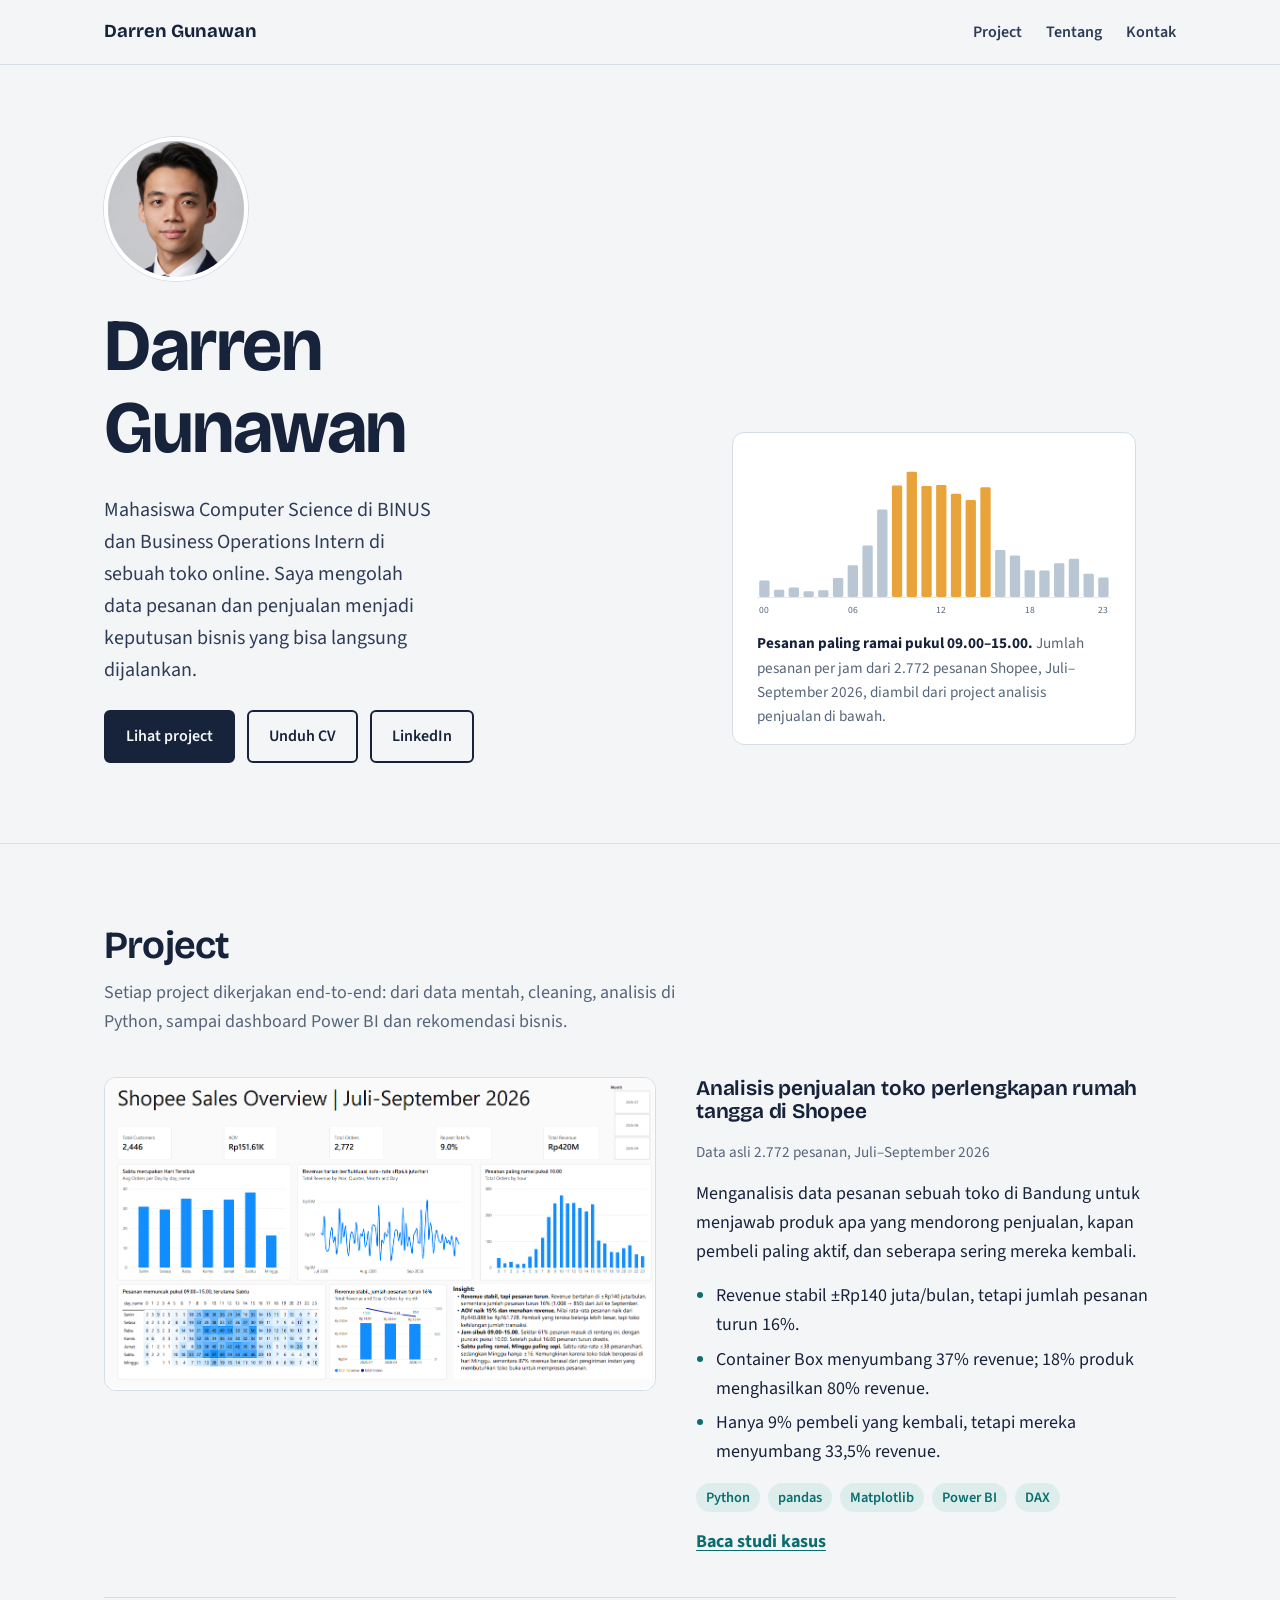
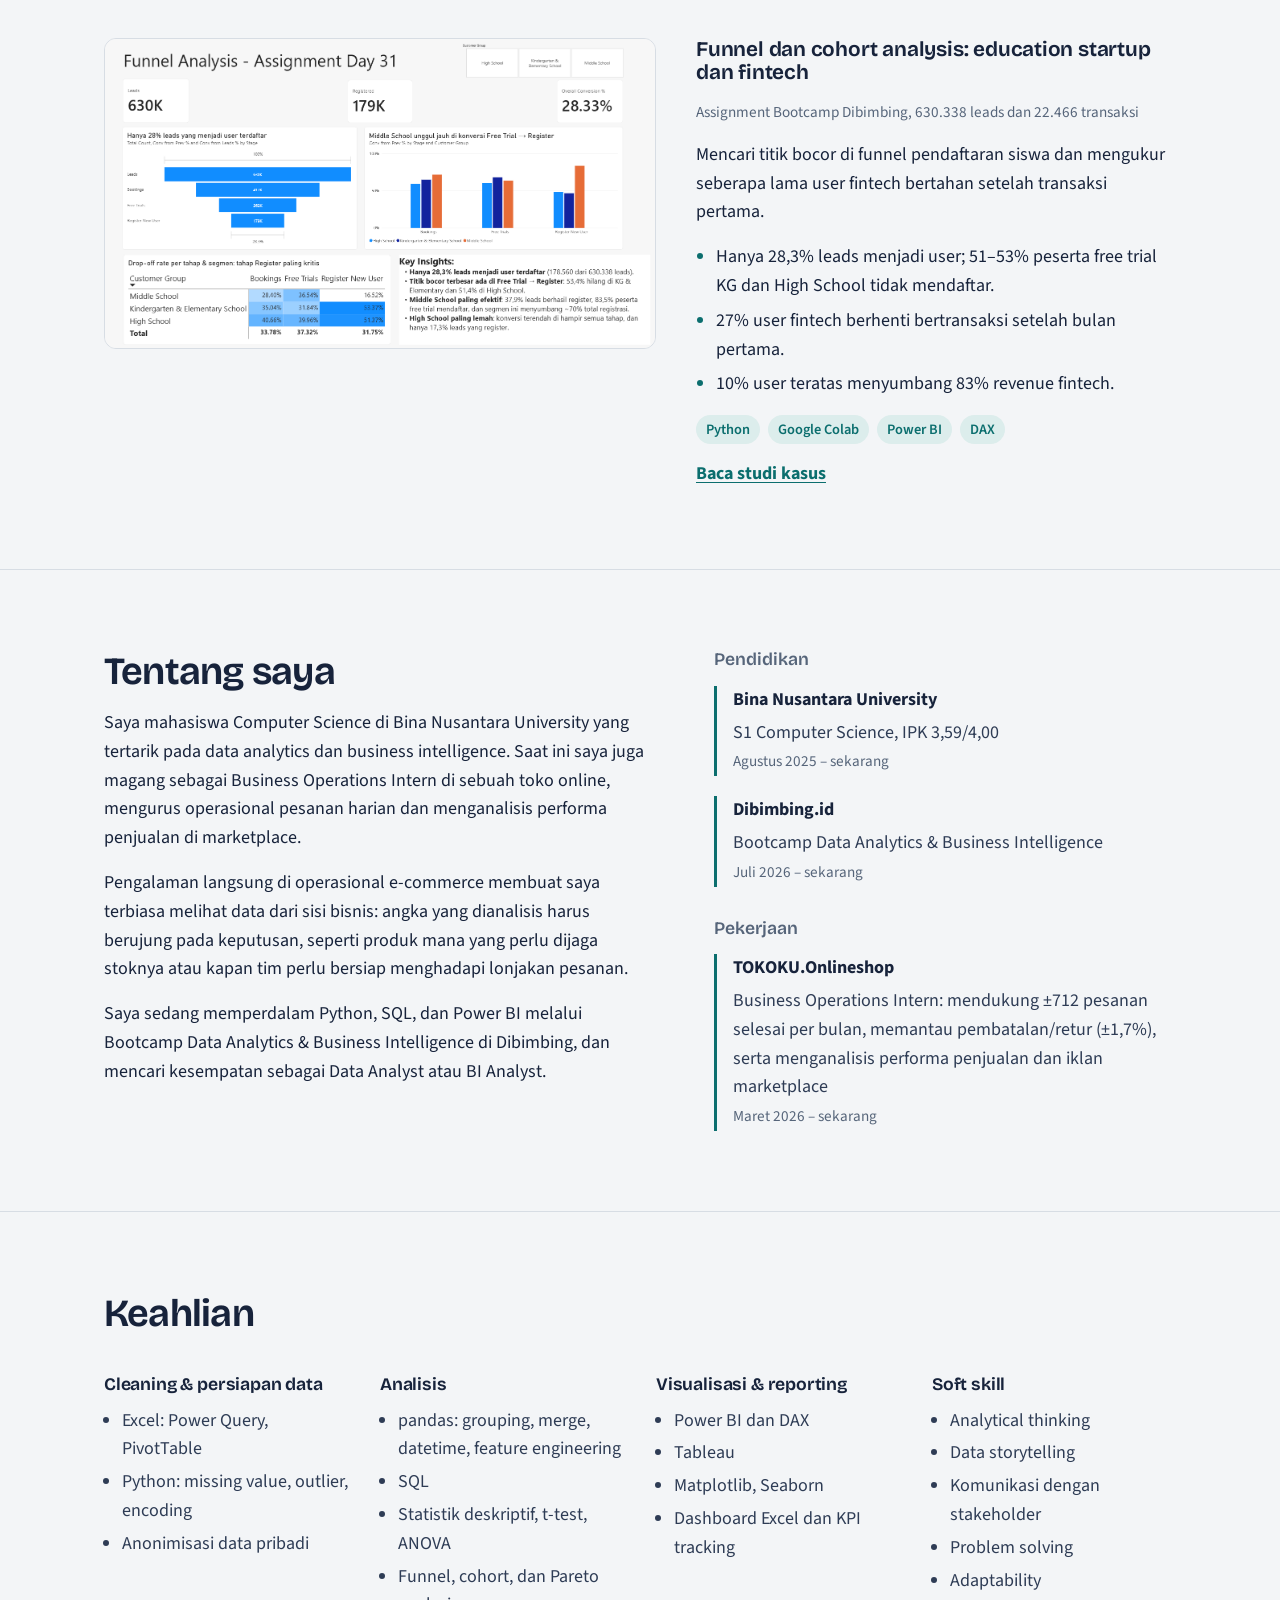
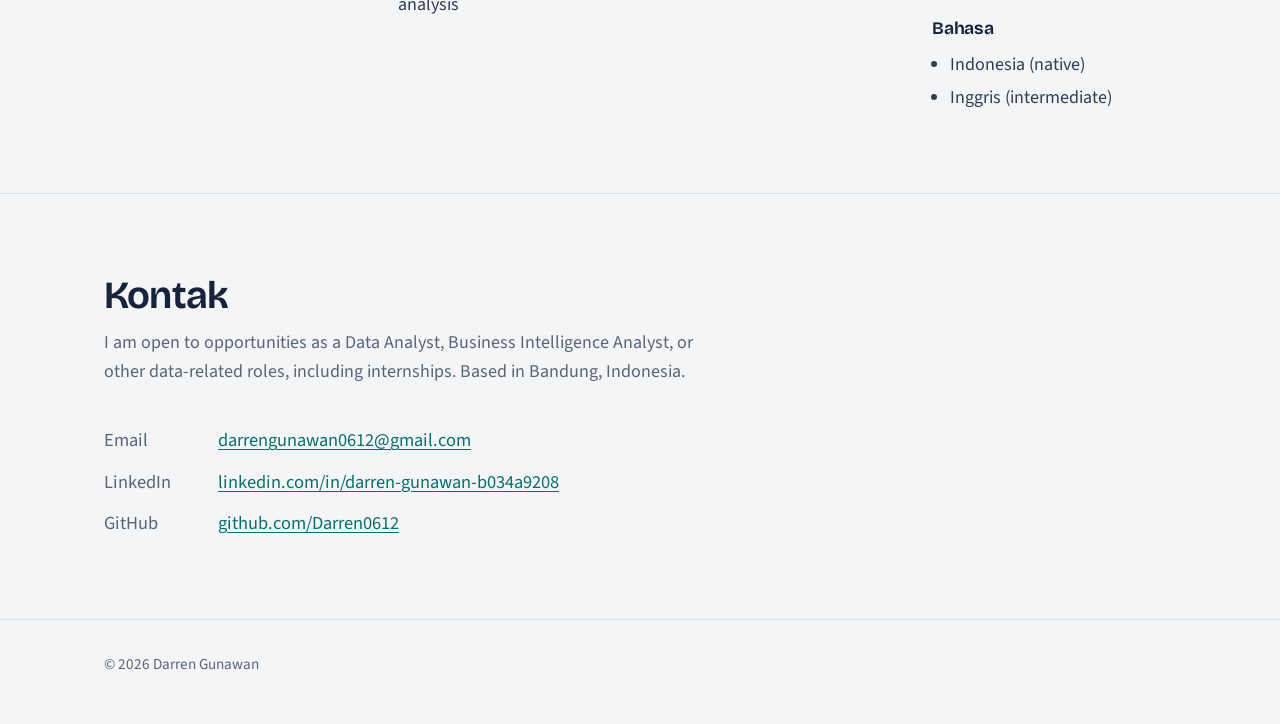
<file: index.html>
<!doctype html>
<html lang="id">
<head>
  <meta charset="utf-8">
  <meta name="viewport" content="width=device-width, initial-scale=1">
  <title>Darren Gunawan | Data Analyst Portfolio</title>
  <meta name="description" content="Portfolio data analyst Darren Gunawan: analisis penjualan e-commerce, funnel dan cohort analysis dengan Python dan Power BI.">
  <link rel="preconnect" href="https://fonts.googleapis.com">
  <link rel="preconnect" href="https://fonts.gstatic.com" crossorigin>
  <link href="https://fonts.googleapis.com/css2?family=Bricolage+Grotesque:opsz,wght@12..96,500..700&family=Source+Sans+3:wght@400;600;700&display=swap" rel="stylesheet">
  <link rel="stylesheet" href="assets/css/style.css">
</head>
<body>

  <nav class="site-nav" aria-label="Navigasi utama">
    <div class="wrap">
      <a class="brand" href="index.html">Darren Gunawan</a>
      <ul class="nav-links">
        <li><a href="#project">Project</a></li>
        <li><a href="#tentang">Tentang</a></li>
        <li><a href="#kontak">Kontak</a></li>
      </ul>
    </div>
  </nav>

  <header class="hero">
    <div class="wrap">
      <div class="hero-intro">
        <img class="avatar" src="assets/img/darren-gunawan.jpg" alt="Foto Darren Gunawan" width="144" height="144">
        <h1>Darren Gunawan</h1>
        <p class="hero-role">Mahasiswa Computer Science di BINUS dan Business Operations Intern di sebuah toko online. Saya mengolah data pesanan dan penjualan menjadi keputusan bisnis yang bisa langsung dijalankan.</p>
        <div class="actions">
          <a class="btn btn-primary" href="#project">Lihat project</a>
          <a class="btn btn-ghost" href="files/Darren_Gunawan_CV.pdf" download>Unduh CV</a>
          <a class="btn btn-ghost" href="https://www.linkedin.com/in/darren-gunawan-b034a9208/" target="_blank" rel="noopener">LinkedIn</a>
        </div>
      </div>

      <figure class="hero-figure">
        <svg viewBox="0 0 480 220" role="img" aria-label="Grafik batang jumlah pesanan per jam. Pesanan paling banyak antara pukul 09.00 dan 15.00, puncaknya 275 pesanan pukul 10.00.">
          <line class="baseline" x1="0" y1="190.5" x2="480" y2="190.5"/>
          <rect class="base" x="3" y="167.7" width="14" height="22.3" rx="2"><title>00.00: 36 pesanan</title></rect>
          <rect class="base" x="23" y="180.1" width="14" height="9.9" rx="2"><title>01.00: 16 pesanan</title></rect>
          <rect class="base" x="43" y="177.0" width="14" height="13.0" rx="2"><title>02.00: 21 pesanan</title></rect>
          <rect class="base" x="63" y="182.0" width="14" height="8.0" rx="2"><title>03.00: 13 pesanan</title></rect>
          <rect class="base" x="83" y="180.7" width="14" height="9.3" rx="2"><title>04.00: 15 pesanan</title></rect>
          <rect class="base" x="103" y="164.0" width="14" height="26.0" rx="2"><title>05.00: 42 pesanan</title></rect>
          <rect class="base" x="123" y="146.7" width="14" height="43.3" rx="2"><title>06.00: 70 pesanan</title></rect>
          <rect class="base" x="143" y="120.1" width="14" height="69.9" rx="2"><title>07.00: 113 pesanan</title></rect>
          <rect class="base" x="163" y="71.3" width="14" height="118.7" rx="2"><title>08.00: 192 pesanan</title></rect>
          <rect class="peak" x="183" y="38.5" width="14" height="151.5" rx="2"><title>09.00: 245 pesanan</title></rect>
          <rect class="peak" x="203" y="20.0" width="14" height="170.0" rx="2"><title>10.00: 275 pesanan</title></rect>
          <rect class="peak" x="223" y="39.2" width="14" height="150.8" rx="2"><title>11.00: 244 pesanan</title></rect>
          <rect class="peak" x="243" y="37.9" width="14" height="152.1" rx="2"><title>12.00: 246 pesanan</title></rect>
          <rect class="peak" x="263" y="49.7" width="14" height="140.3" rx="2"><title>13.00: 227 pesanan</title></rect>
          <rect class="peak" x="283" y="58.3" width="14" height="131.7" rx="2"><title>14.00: 213 pesanan</title></rect>
          <rect class="peak" x="303" y="41.0" width="14" height="149.0" rx="2"><title>15.00: 241 pesanan</title></rect>
          <rect class="base" x="323" y="126.3" width="14" height="63.7" rx="2"><title>16.00: 103 pesanan</title></rect>
          <rect class="base" x="343" y="133.7" width="14" height="56.3" rx="2"><title>17.00: 91 pesanan</title></rect>
          <rect class="base" x="363" y="153.5" width="14" height="36.5" rx="2"><title>18.00: 59 pesanan</title></rect>
          <rect class="base" x="383" y="154.1" width="14" height="35.9" rx="2"><title>19.00: 58 pesanan</title></rect>
          <rect class="base" x="403" y="144.3" width="14" height="45.7" rx="2"><title>20.00: 74 pesanan</title></rect>
          <rect class="base" x="423" y="138.1" width="14" height="51.9" rx="2"><title>21.00: 84 pesanan</title></rect>
          <rect class="base" x="443" y="158.5" width="14" height="31.5" rx="2"><title>22.00: 51 pesanan</title></rect>
          <rect class="base" x="463" y="163.4" width="14" height="26.6" rx="2"><title>23.00: 43 pesanan</title></rect>
          <text class="axis" x="10" y="212" text-anchor="middle">00</text>
          <text class="axis" x="130" y="212" text-anchor="middle">06</text>
          <text class="axis" x="250" y="212" text-anchor="middle">12</text>
          <text class="axis" x="370" y="212" text-anchor="middle">18</text>
          <text class="axis" x="470" y="212" text-anchor="middle">23</text>
        </svg>
        <figcaption><strong>Pesanan paling ramai pukul 09.00–15.00.</strong> Jumlah pesanan per jam dari 2.772 pesanan Shopee, Juli–September 2026, diambil dari project analisis penjualan di bawah.</figcaption>
      </figure>
    </div>
  </header>

  <main>
    <section class="section" id="project" aria-labelledby="project-title">
      <div class="wrap">
        <div class="section-head">
          <h2 id="project-title">Project</h2>
          <p>Setiap project dikerjakan end-to-end: dari data mentah, cleaning, analisis di Python, sampai dashboard Power BI dan rekomendasi bisnis.</p>
        </div>

        <article class="project">
          <a class="project-shot" href="projects/shopee-sales.html">
            <img src="assets/img/shopee/dashboard-sales-overview.png" alt="Dashboard Power BI Shopee Sales Overview berisi KPI, pesanan per hari dan per jam, heatmap, serta tren revenue bulanan" loading="lazy">
          </a>
          <div class="project-body">
            <h3>Analisis penjualan toko perlengkapan rumah tangga di Shopee</h3>
            <p class="project-meta">Data asli 2.772 pesanan, Juli–September 2026</p>
            <p>Menganalisis data pesanan sebuah toko di Bandung untuk menjawab produk apa yang mendorong penjualan, kapan pembeli paling aktif, dan seberapa sering mereka kembali.</p>
            <ul class="project-results">
              <li>Revenue stabil ±Rp140 juta/bulan, tetapi jumlah pesanan turun 16%.</li>
              <li>Container Box menyumbang 37% revenue; 18% produk menghasilkan 80% revenue.</li>
              <li>Hanya 9% pembeli yang kembali, tetapi mereka menyumbang 33,5% revenue.</li>
            </ul>
            <ul class="tools" aria-label="Tools">
              <li>Python</li><li>pandas</li><li>Matplotlib</li><li>Power BI</li><li>DAX</li>
            </ul>
            <a class="read-more" href="projects/shopee-sales.html">Baca studi kasus</a>
          </div>
        </article>

        <article class="project">
          <a class="project-shot" href="projects/funnel-cohort.html">
            <img src="assets/img/funnel-cohort/dashboard-funnel.png" alt="Dashboard Power BI funnel analysis education startup dengan funnel chart, conversion per segmen, dan matrix drop-off" loading="lazy">
          </a>
          <div class="project-body">
            <h3>Funnel dan cohort analysis: education startup dan fintech</h3>
            <p class="project-meta">Assignment Bootcamp Dibimbing, 630.338 leads dan 22.466 transaksi</p>
            <p>Mencari titik bocor di funnel pendaftaran siswa dan mengukur seberapa lama user fintech bertahan setelah transaksi pertama.</p>
            <ul class="project-results">
              <li>Hanya 28,3% leads menjadi user; 51–53% peserta free trial KG dan High School tidak mendaftar.</li>
              <li>27% user fintech berhenti bertransaksi setelah bulan pertama.</li>
              <li>10% user teratas menyumbang 83% revenue fintech.</li>
            </ul>
            <ul class="tools" aria-label="Tools">
              <li>Python</li><li>Google Colab</li><li>Power BI</li><li>DAX</li>
            </ul>
            <a class="read-more" href="projects/funnel-cohort.html">Baca studi kasus</a>
          </div>
        </article>
      </div>
    </section>

    <section class="section" id="tentang" aria-labelledby="tentang-title">
      <div class="wrap about-grid">
        <div class="about-text">
          <h2 id="tentang-title">Tentang saya</h2>
          <p>Saya mahasiswa Computer Science di Bina Nusantara University yang tertarik pada data analytics dan business intelligence. Saat ini saya juga magang sebagai Business Operations Intern di sebuah toko online, mengurus operasional pesanan harian dan menganalisis performa penjualan di marketplace.</p>
          <p>Pengalaman langsung di operasional e-commerce membuat saya terbiasa melihat data dari sisi bisnis: angka yang dianalisis harus berujung pada keputusan, seperti produk mana yang perlu dijaga stoknya atau kapan tim perlu bersiap menghadapi lonjakan pesanan.</p>
          <p>Saya sedang memperdalam Python, SQL, dan Power BI melalui Bootcamp Data Analytics &amp; Business Intelligence di Dibimbing, dan mencari kesempatan sebagai Data Analyst atau BI Analyst.</p>
        </div>

        <div class="facts-wrap">
          <h3 class="facts-title">Pendidikan</h3>
          <dl class="facts">
            <div>
              <dt>Bina Nusantara University</dt>
              <dd>S1 Computer Science, IPK 3,59/4,00<br><span class="when">Agustus 2025 – sekarang</span></dd>
            </div>
            <div>
              <dt>Dibimbing.id</dt>
              <dd>Bootcamp Data Analytics &amp; Business Intelligence<br><span class="when">Juli 2026 – sekarang</span></dd>
            </div>
          </dl>

          <h3 class="facts-title">Pekerjaan</h3>
          <dl class="facts">
            <div>
              <dt>TOKOKU.Onlineshop</dt>
              <dd>Business Operations Intern: mendukung ±712 pesanan selesai per bulan, memantau pembatalan/retur (±1,7%), serta menganalisis performa penjualan dan iklan marketplace<br><span class="when">Maret 2026 – sekarang</span></dd>
            </div>
          </dl>
        </div>
      </div>
    </section>

    <section class="section" id="keahlian" aria-labelledby="keahlian-title">
      <div class="wrap">
        <div class="section-head">
          <h2 id="keahlian-title">Keahlian</h2>
        </div>
        <div class="skills">
          <div>
            <h3>Cleaning &amp; persiapan data</h3>
            <ul>
              <li>Excel: Power Query, PivotTable</li>
              <li>Python: missing value, outlier, encoding</li>
              <li>Anonimisasi data pribadi</li>
            </ul>
          </div>
          <div>
            <h3>Analisis</h3>
            <ul>
              <li>pandas: grouping, merge, datetime, feature engineering</li>
              <li>SQL</li>
              <li>Statistik deskriptif, t-test, ANOVA</li>
              <li>Funnel, cohort, dan Pareto analysis</li>
            </ul>
          </div>
          <div>
            <h3>Visualisasi &amp; reporting</h3>
            <ul>
              <li>Power BI dan DAX</li>
              <li>Tableau</li>
              <li>Matplotlib, Seaborn</li>
              <li>Dashboard Excel dan KPI tracking</li>
            </ul>
          </div>
          <div>
            <h3>Soft skill</h3>
            <ul>
              <li>Analytical thinking</li>
              <li>Data storytelling</li>
              <li>Komunikasi dengan stakeholder</li>
              <li>Problem solving</li>
              <li>Adaptability</li>
            </ul>
            <h3 class="sub">Bahasa</h3>
            <ul>
              <li>Indonesia (native)</li>
              <li>Inggris (intermediate)</li>
            </ul>
          </div>
        </div>
      </div>
    </section>

    <section class="section" id="kontak" aria-labelledby="kontak-title">
      <div class="wrap">
        <div class="section-head">
          <h2 id="kontak-title">Kontak</h2>
          <p>I am open to opportunities as a Data Analyst, Business Intelligence Analyst, or other data-related roles, including internships. Based in Bandung, Indonesia.</p>
        </div>
        <ul class="contact-list">
          <li><span>Email</span> <a href="mailto:darrengunawan0612@gmail.com">darrengunawan0612@gmail.com</a></li>
          <li><span>LinkedIn</span> <a href="https://www.linkedin.com/in/darren-gunawan-b034a9208/" target="_blank" rel="noopener">linkedin.com/in/darren-gunawan-b034a9208</a></li>
          <li><span>GitHub</span> <a href="https://github.com/Darren0612" target="_blank" rel="noopener">github.com/Darren0612</a></li>
        </ul>
      </div>
    </section>
  </main>

  <footer class="site-footer">
    <div class="wrap">© 2026 Darren Gunawan</div>
  </footer>

</body>
</html>
</file>
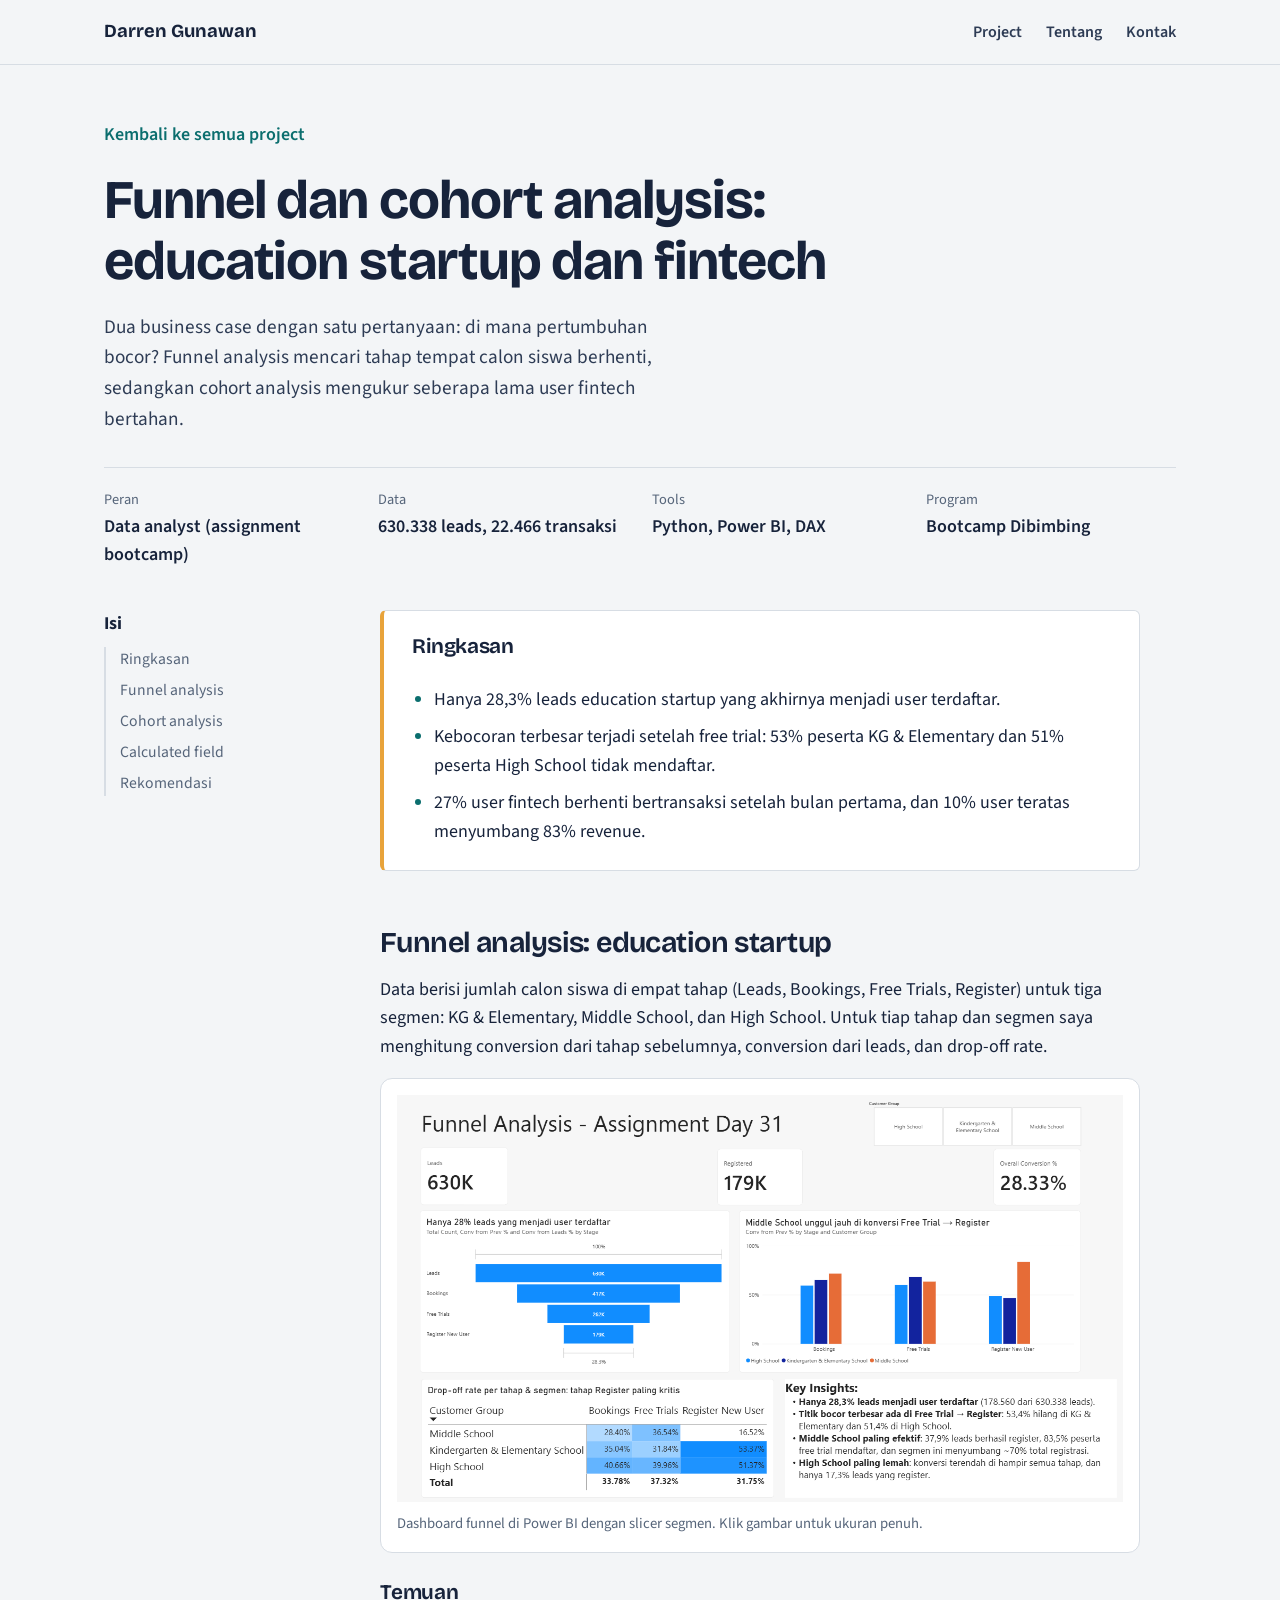
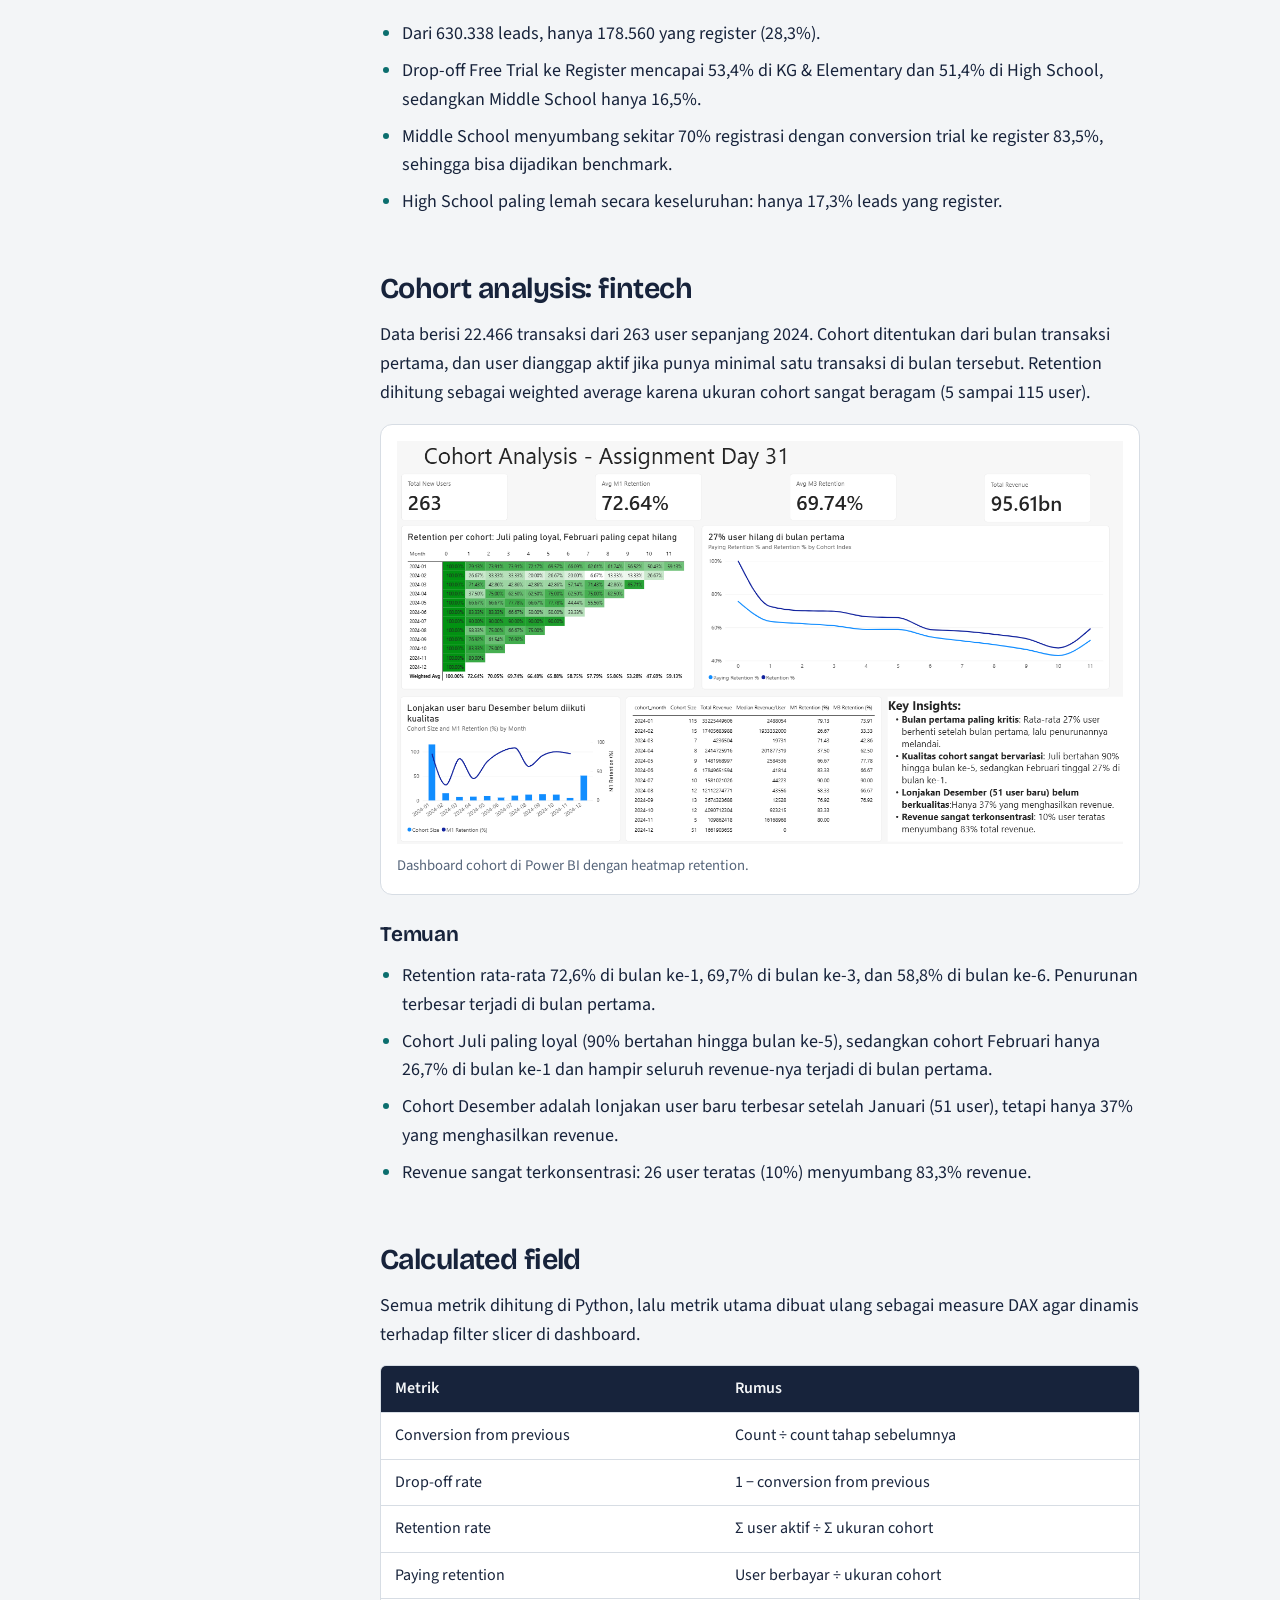
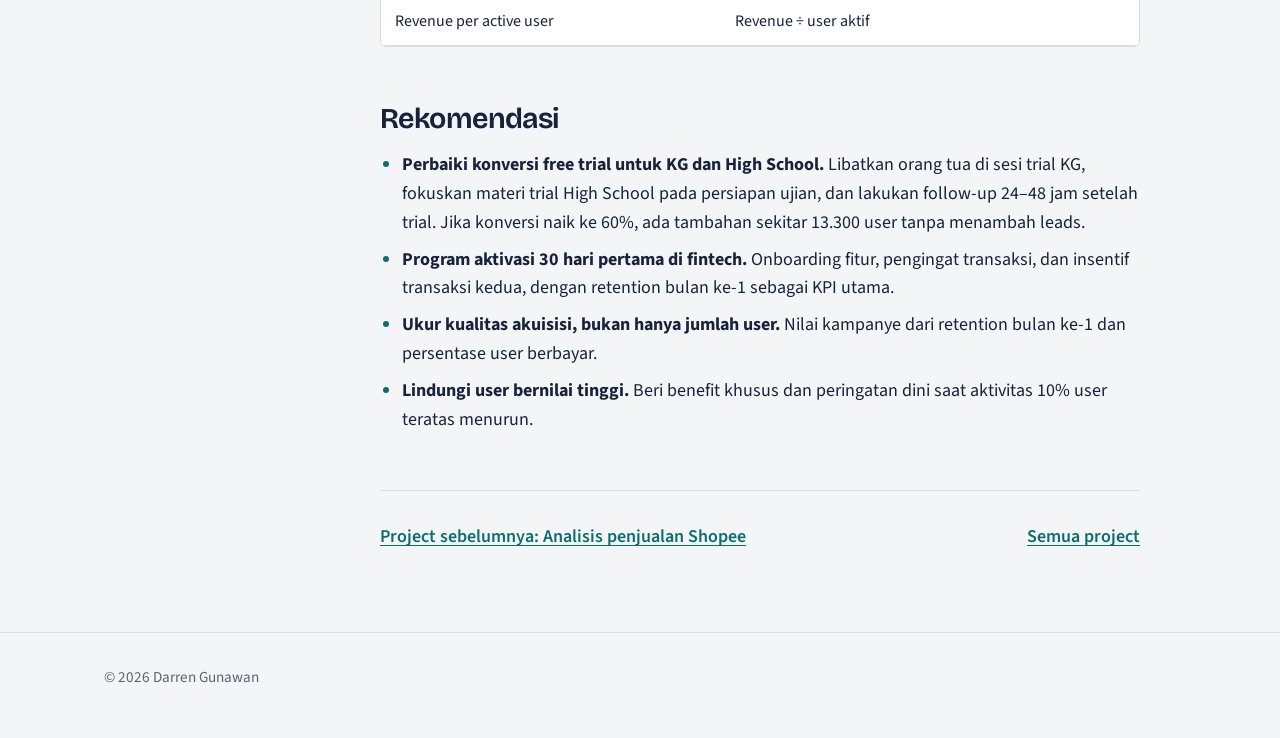
<file: projects/funnel-cohort.html>
<!doctype html>
<html lang="id">
<head>
  <meta charset="utf-8">
  <meta name="viewport" content="width=device-width, initial-scale=1">
  <title>Funnel dan Cohort Analysis | Darren Gunawan</title>
  <meta name="description" content="Studi kasus funnel analysis education startup dan cohort analysis fintech dengan Python dan Power BI.">
  <link rel="preconnect" href="https://fonts.googleapis.com">
  <link rel="preconnect" href="https://fonts.gstatic.com" crossorigin>
  <link href="https://fonts.googleapis.com/css2?family=Bricolage+Grotesque:opsz,wght@12..96,500..700&family=Source+Sans+3:wght@400;600;700&display=swap" rel="stylesheet">
  <link rel="stylesheet" href="../assets/css/style.css">
</head>
<body>

  <nav class="site-nav" aria-label="Navigasi utama">
    <div class="wrap">
      <a class="brand" href="../index.html">Darren Gunawan</a>
      <ul class="nav-links">
        <li><a href="../index.html#project">Project</a></li>
        <li><a href="../index.html#tentang">Tentang</a></li>
        <li><a href="../index.html#kontak">Kontak</a></li>
      </ul>
    </div>
  </nav>

  <header class="case-head">
    <div class="wrap">
      <a class="back" href="../index.html#project">Kembali ke semua project</a>
      <h1>Funnel dan cohort analysis: education startup dan fintech</h1>
      <p class="case-lead">Dua business case dengan satu pertanyaan: di mana pertumbuhan bocor? Funnel analysis mencari tahap tempat calon siswa berhenti, sedangkan cohort analysis mengukur seberapa lama user fintech bertahan.</p>
      <dl class="case-meta">
        <div><dt>Peran</dt><dd>Data analyst (assignment bootcamp)</dd></div>
        <div><dt>Data</dt><dd>630.338 leads, 22.466 transaksi</dd></div>
        <div><dt>Tools</dt><dd>Python, Power BI, DAX</dd></div>
        <div><dt>Program</dt><dd>Bootcamp Dibimbing</dd></div>
      </dl>
    </div>
  </header>

  <div class="wrap case-layout">
    <nav class="toc" aria-label="Isi halaman">
      <p>Isi</p>
      <ol>
        <li><a href="#ringkasan">Ringkasan</a></li>
        <li><a href="#funnel">Funnel analysis</a></li>
        <li><a href="#cohort">Cohort analysis</a></li>
        <li><a href="#metrik">Calculated field</a></li>
        <li><a href="#rekomendasi">Rekomendasi</a></li>
      </ol>
    </nav>

    <article class="article">
      <section id="ringkasan" class="summary">
        <h2>Ringkasan</h2>
        <ul>
          <li>Hanya 28,3% leads education startup yang akhirnya menjadi user terdaftar.</li>
          <li>Kebocoran terbesar terjadi setelah free trial: 53% peserta KG &amp; Elementary dan 51% peserta High School tidak mendaftar.</li>
          <li>27% user fintech berhenti bertransaksi setelah bulan pertama, dan 10% user teratas menyumbang 83% revenue.</li>
        </ul>
      </section>

      <section id="funnel">
        <h2>Funnel analysis: education startup</h2>
        <p>Data berisi jumlah calon siswa di empat tahap (Leads, Bookings, Free Trials, Register) untuk tiga segmen: KG &amp; Elementary, Middle School, dan High School. Untuk tiap tahap dan segmen saya menghitung conversion dari tahap sebelumnya, conversion dari leads, dan drop-off rate.</p>
        <figure class="chart wide">
          <a href="../assets/img/funnel-cohort/dashboard-funnel.png" target="_blank" rel="noopener"><img src="../assets/img/funnel-cohort/dashboard-funnel.png" alt="Dashboard funnel analysis: funnel chart, conversion per segmen, matrix drop-off, dan key insights" loading="lazy"></a>
          <figcaption>Dashboard funnel di Power BI dengan slicer segmen. Klik gambar untuk ukuran penuh.</figcaption>
        </figure>
        <h3>Temuan</h3>
        <ul>
          <li>Dari 630.338 leads, hanya 178.560 yang register (28,3%).</li>
          <li>Drop-off Free Trial ke Register mencapai 53,4% di KG &amp; Elementary dan 51,4% di High School, sedangkan Middle School hanya 16,5%.</li>
          <li>Middle School menyumbang sekitar 70% registrasi dengan conversion trial ke register 83,5%, sehingga bisa dijadikan benchmark.</li>
          <li>High School paling lemah secara keseluruhan: hanya 17,3% leads yang register.</li>
        </ul>
      </section>

      <section id="cohort">
        <h2>Cohort analysis: fintech</h2>
        <p>Data berisi 22.466 transaksi dari 263 user sepanjang 2024. Cohort ditentukan dari bulan transaksi pertama, dan user dianggap aktif jika punya minimal satu transaksi di bulan tersebut. Retention dihitung sebagai weighted average karena ukuran cohort sangat beragam (5 sampai 115 user).</p>
        <figure class="chart wide">
          <a href="../assets/img/funnel-cohort/dashboard-cohort.png" target="_blank" rel="noopener"><img src="../assets/img/funnel-cohort/dashboard-cohort.png" alt="Dashboard cohort analysis: heatmap retention, kurva retention, ukuran cohort, dan tabel revenue" loading="lazy"></a>
          <figcaption>Dashboard cohort di Power BI dengan heatmap retention.</figcaption>
        </figure>
        <h3>Temuan</h3>
        <ul>
          <li>Retention rata-rata 72,6% di bulan ke-1, 69,7% di bulan ke-3, dan 58,8% di bulan ke-6. Penurunan terbesar terjadi di bulan pertama.</li>
          <li>Cohort Juli paling loyal (90% bertahan hingga bulan ke-5), sedangkan cohort Februari hanya 26,7% di bulan ke-1 dan hampir seluruh revenue-nya terjadi di bulan pertama.</li>
          <li>Cohort Desember adalah lonjakan user baru terbesar setelah Januari (51 user), tetapi hanya 37% yang menghasilkan revenue.</li>
          <li>Revenue sangat terkonsentrasi: 26 user teratas (10%) menyumbang 83,3% revenue.</li>
        </ul>
      </section>

      <section id="metrik">
        <h2>Calculated field</h2>
        <p>Semua metrik dihitung di Python, lalu metrik utama dibuat ulang sebagai measure DAX agar dinamis terhadap filter slicer di dashboard.</p>
        <div class="table-scroll">
          <table class="data-table">
            <tr><th>Metrik</th><th>Rumus</th></tr>
            <tr><td>Conversion from previous</td><td>Count ÷ count tahap sebelumnya</td></tr>
            <tr><td>Drop-off rate</td><td>1 − conversion from previous</td></tr>
            <tr><td>Retention rate</td><td>Σ user aktif ÷ Σ ukuran cohort</td></tr>
            <tr><td>Paying retention</td><td>User berbayar ÷ ukuran cohort</td></tr>
            <tr><td>Revenue per active user</td><td>Revenue ÷ user aktif</td></tr>
          </table>
        </div>
      </section>

      <section id="rekomendasi">
        <h2>Rekomendasi</h2>
        <ul class="recs">
          <li><strong>Perbaiki konversi free trial untuk KG dan High School.</strong> Libatkan orang tua di sesi trial KG, fokuskan materi trial High School pada persiapan ujian, dan lakukan follow-up 24–48 jam setelah trial. Jika konversi naik ke 60%, ada tambahan sekitar 13.300 user tanpa menambah leads.</li>
          <li><strong>Program aktivasi 30 hari pertama di fintech.</strong> Onboarding fitur, pengingat transaksi, dan insentif transaksi kedua, dengan retention bulan ke-1 sebagai KPI utama.</li>
          <li><strong>Ukur kualitas akuisisi, bukan hanya jumlah user.</strong> Nilai kampanye dari retention bulan ke-1 dan persentase user berbayar.</li>
          <li><strong>Lindungi user bernilai tinggi.</strong> Beri benefit khusus dan peringatan dini saat aktivitas 10% user teratas menurun.</li>
        </ul>
      </section>


      <nav class="case-nav" aria-label="Project lain">
        <a href="shopee-sales.html">Project sebelumnya: Analisis penjualan Shopee</a>
        <a href="../index.html#project">Semua project</a>
      </nav>
    </article>
  </div>

  <footer class="site-footer">
    <div class="wrap">© 2026 Darren Gunawan</div>
  </footer>

</body>
</html>
</file>
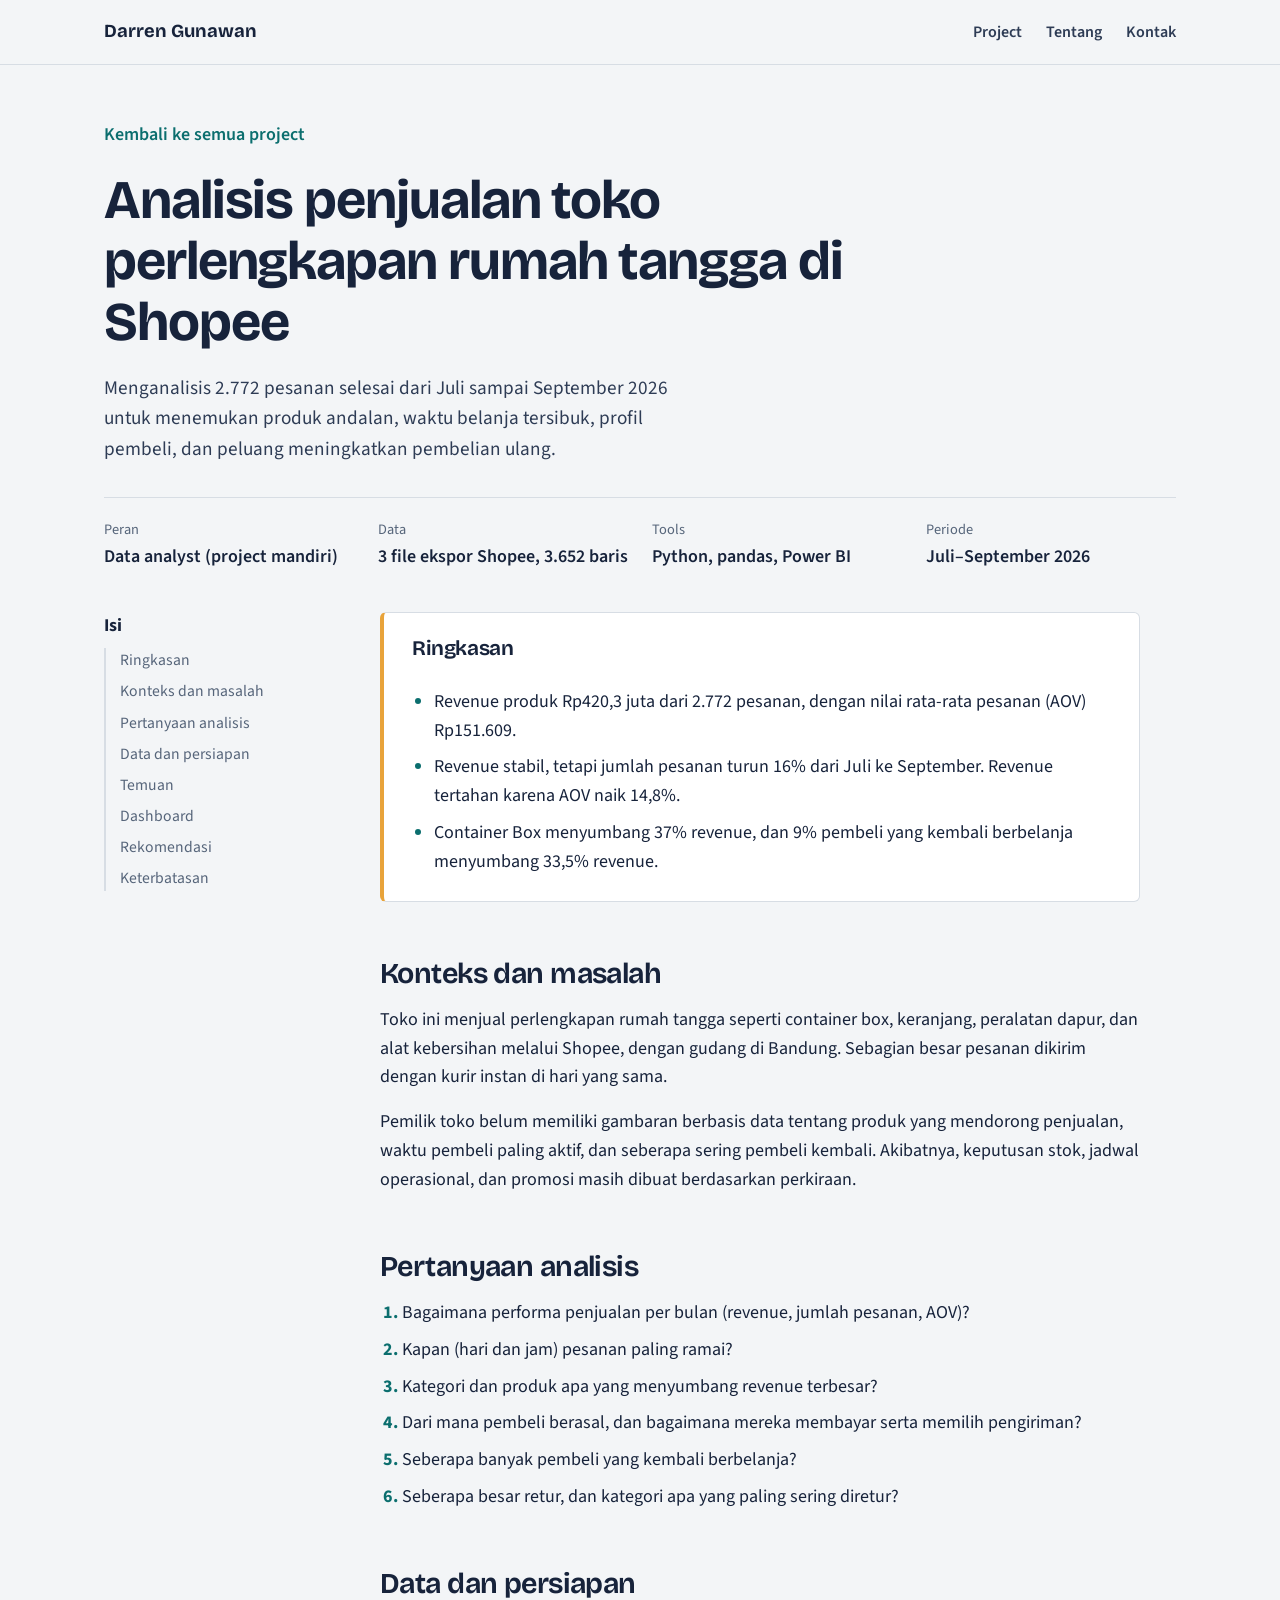
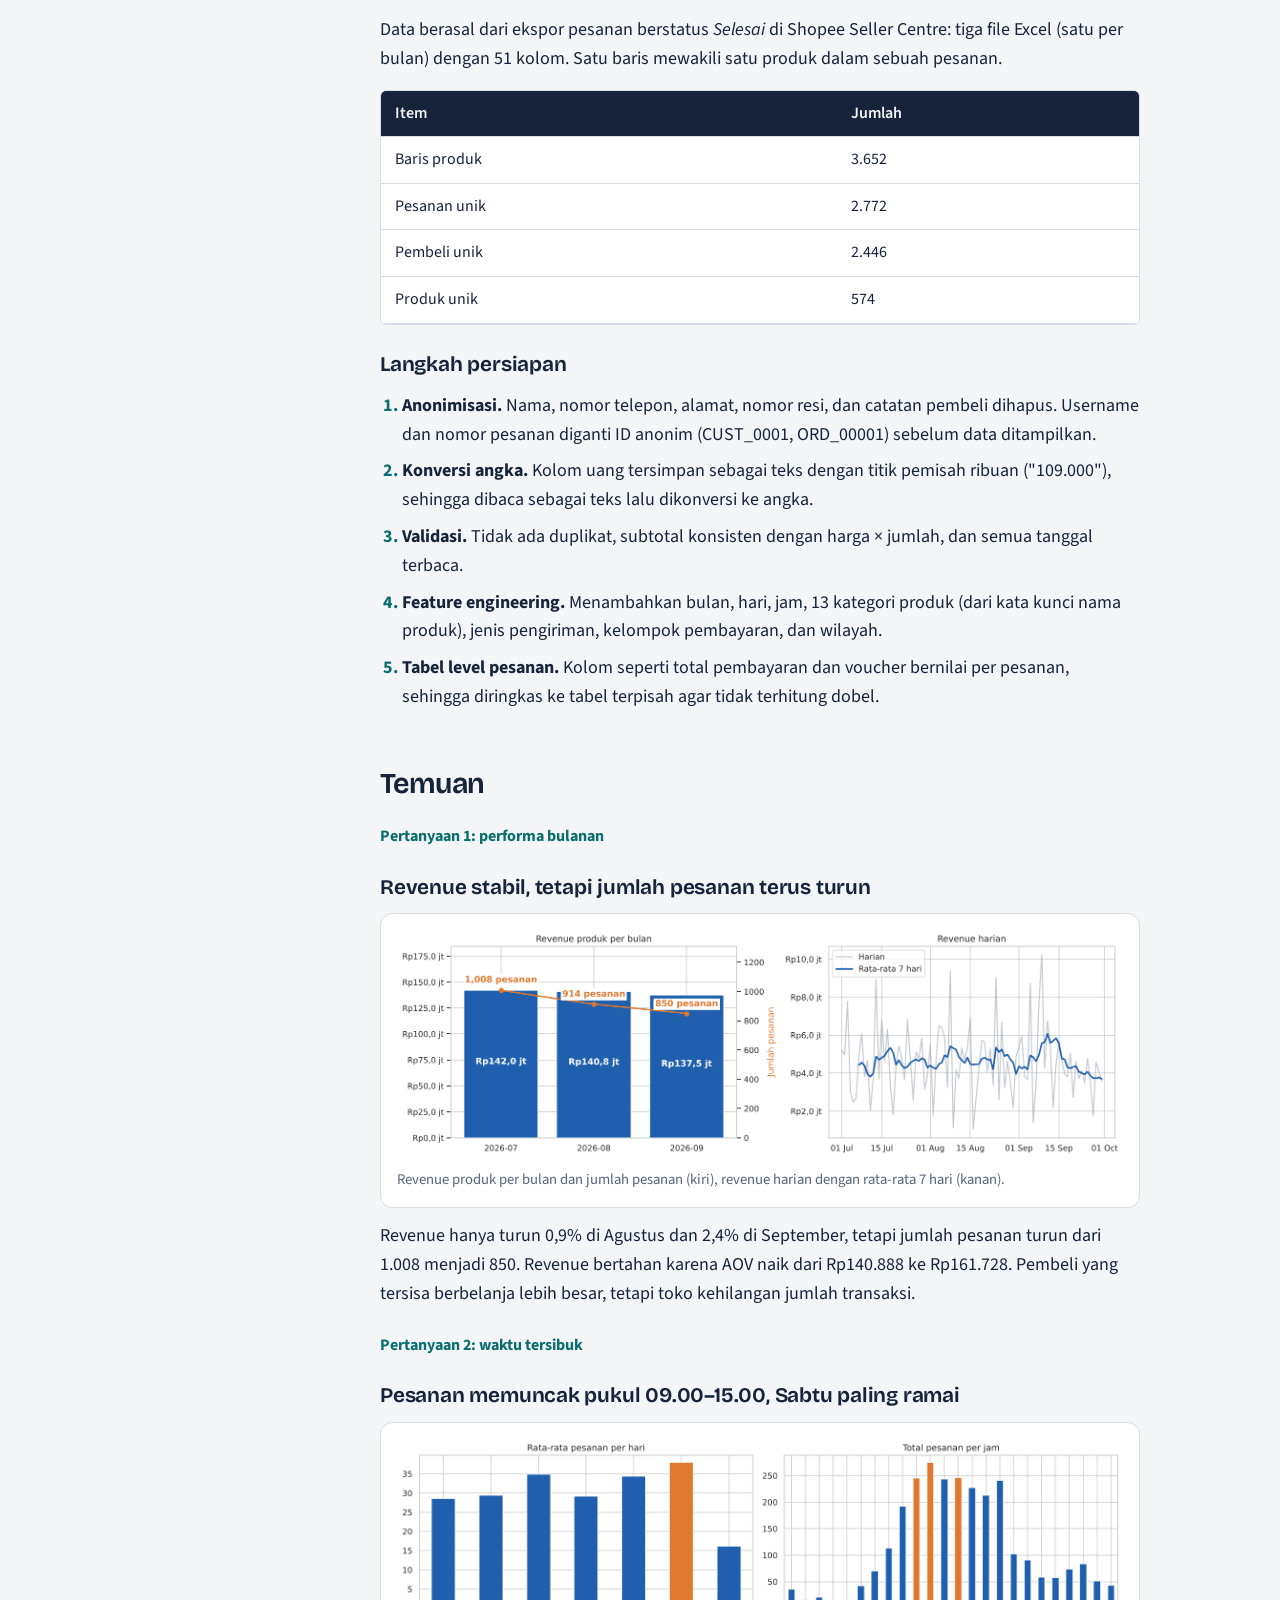
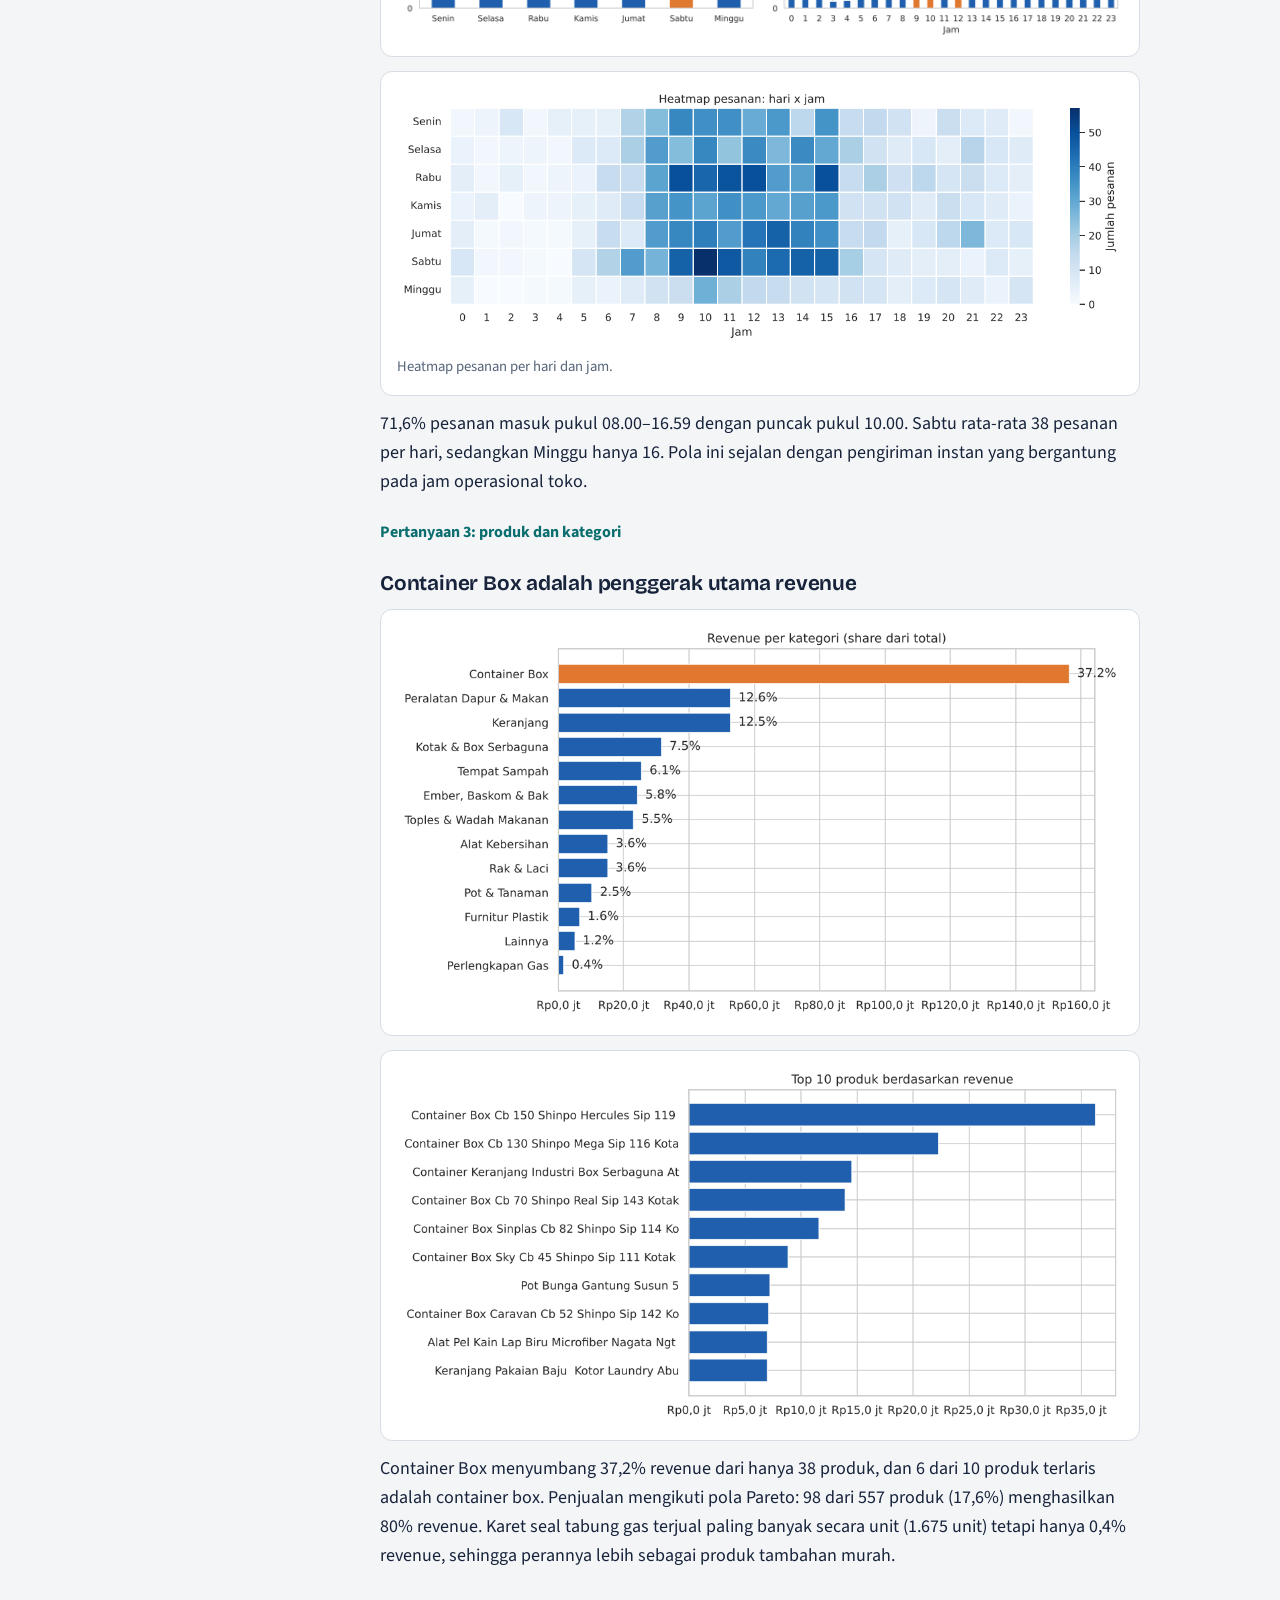
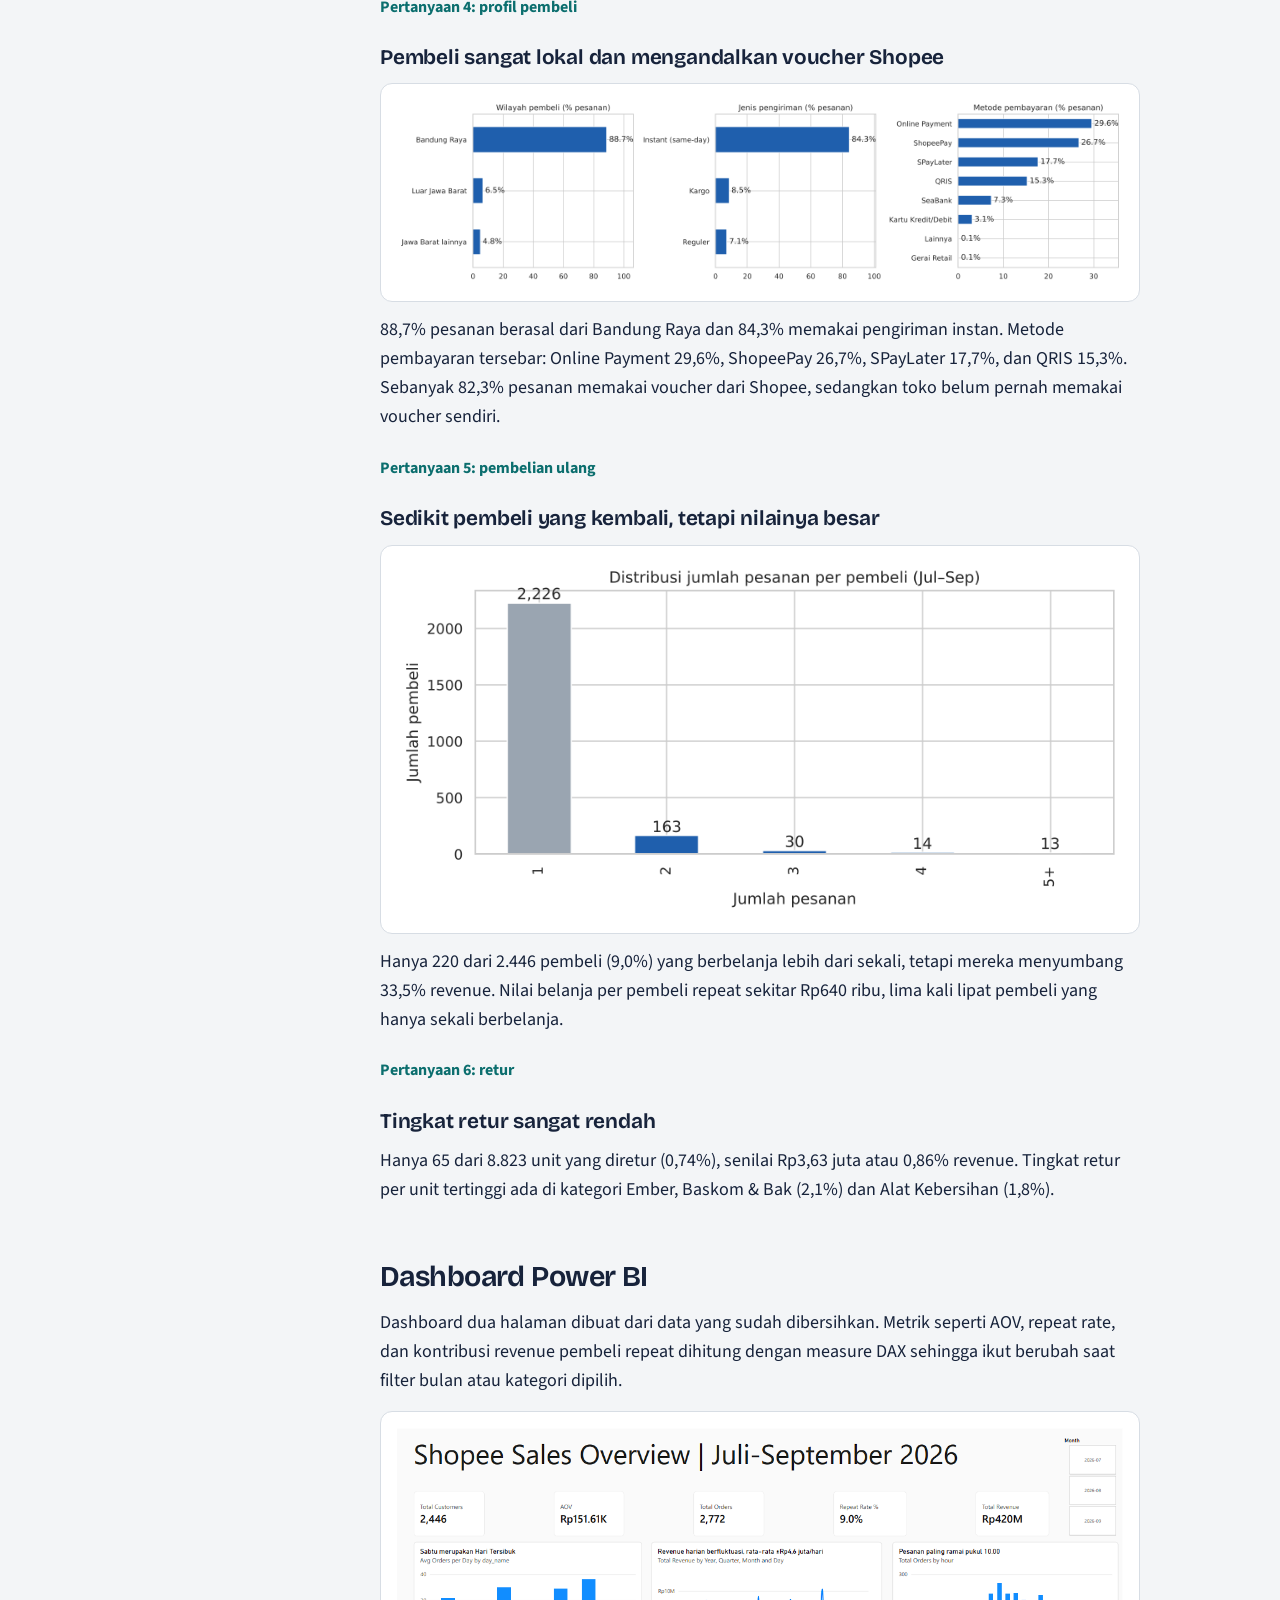
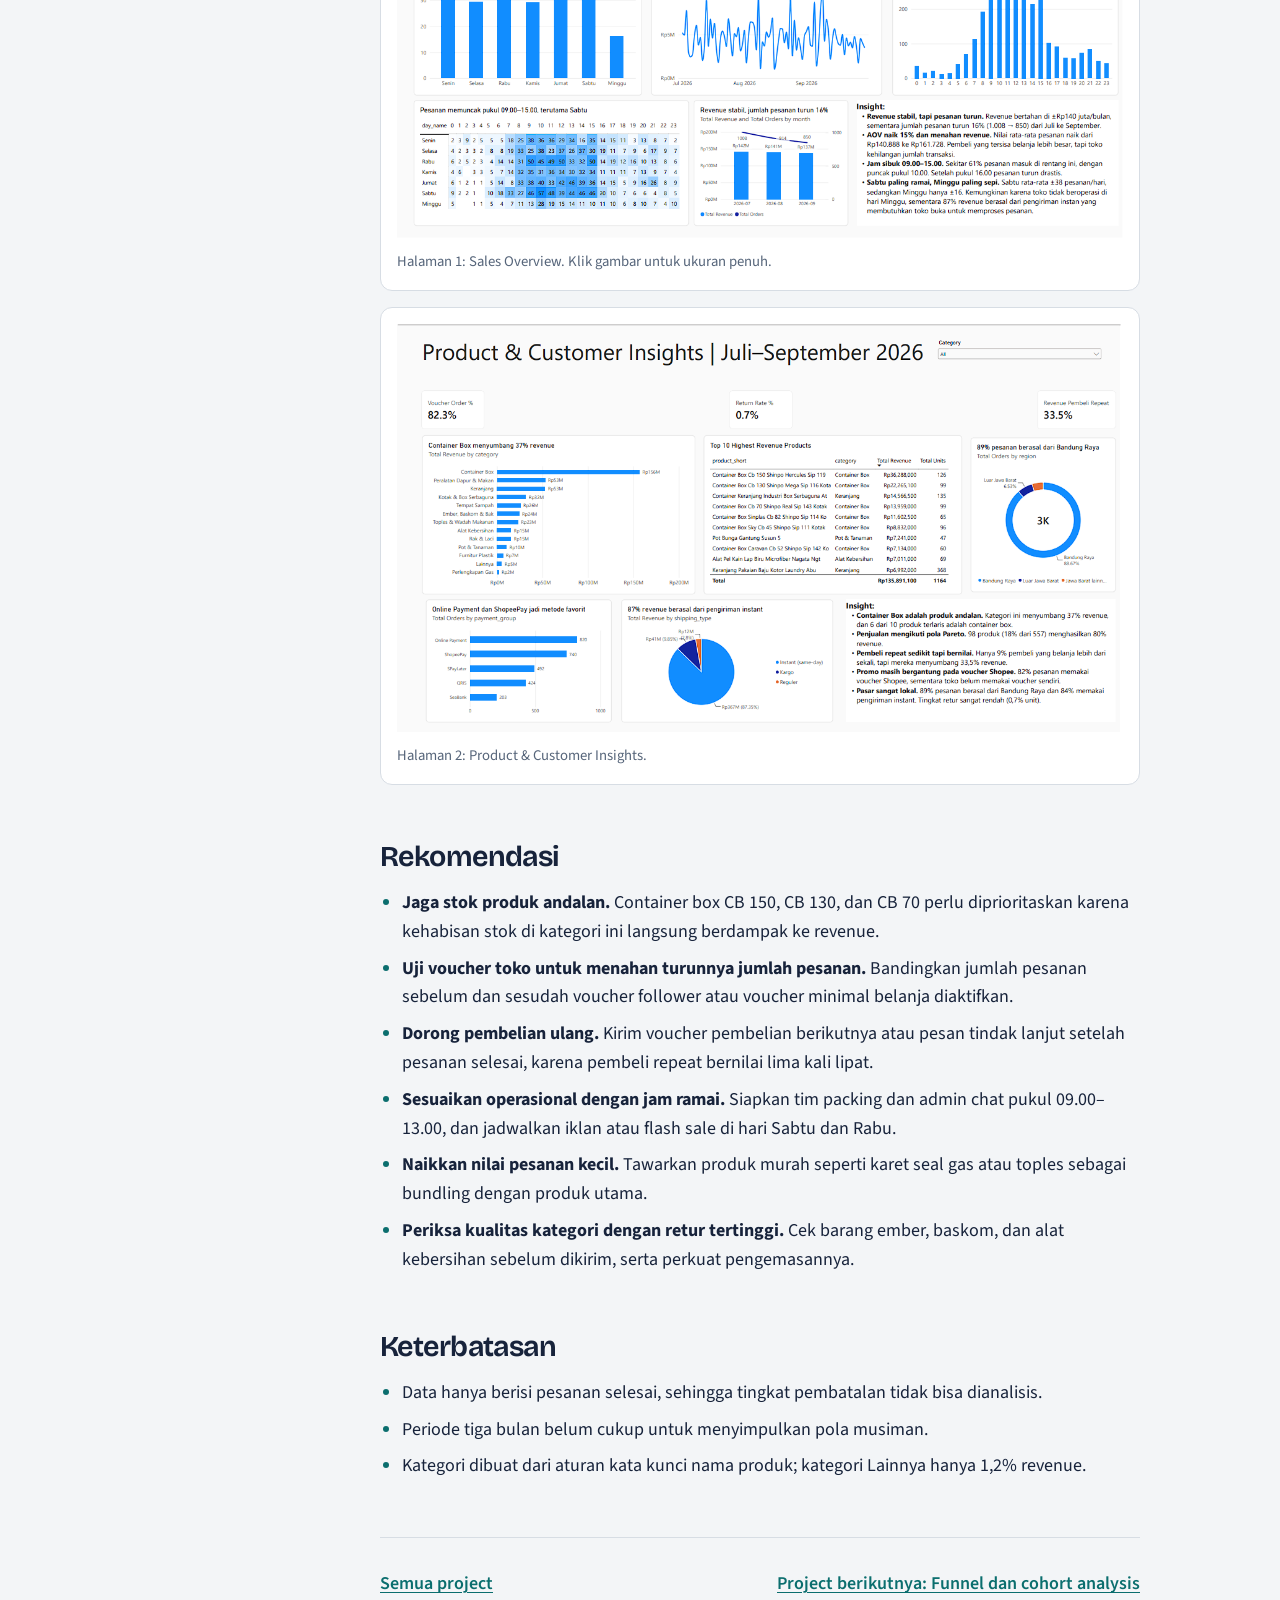
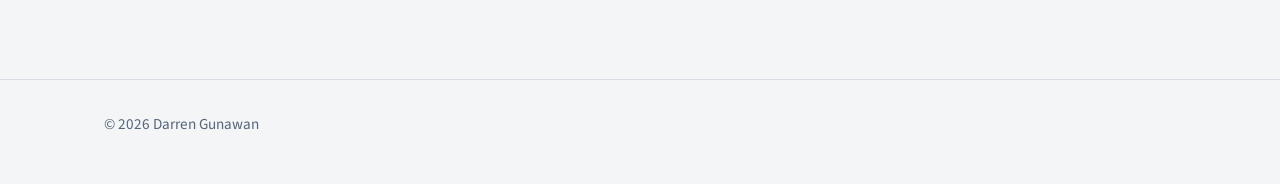
<file: projects/shopee-sales.html>
<!doctype html>
<html lang="id">
<head>
  <meta charset="utf-8">
  <meta name="viewport" content="width=device-width, initial-scale=1">
  <title>Analisis Penjualan Shopee | Darren Gunawan</title>
  <meta name="description" content="Studi kasus analisis penjualan toko perlengkapan rumah tangga di Shopee dengan Python dan Power BI.">
  <link rel="preconnect" href="https://fonts.googleapis.com">
  <link rel="preconnect" href="https://fonts.gstatic.com" crossorigin>
  <link href="https://fonts.googleapis.com/css2?family=Bricolage+Grotesque:opsz,wght@12..96,500..700&family=Source+Sans+3:wght@400;600;700&display=swap" rel="stylesheet">
  <link rel="stylesheet" href="../assets/css/style.css">
</head>
<body>

  <nav class="site-nav" aria-label="Navigasi utama">
    <div class="wrap">
      <a class="brand" href="../index.html">Darren Gunawan</a>
      <ul class="nav-links">
        <li><a href="../index.html#project">Project</a></li>
        <li><a href="../index.html#tentang">Tentang</a></li>
        <li><a href="../index.html#kontak">Kontak</a></li>
      </ul>
    </div>
  </nav>

  <header class="case-head">
    <div class="wrap">
      <a class="back" href="../index.html#project">Kembali ke semua project</a>
      <h1>Analisis penjualan toko perlengkapan rumah tangga di Shopee</h1>
      <p class="case-lead">Menganalisis 2.772 pesanan selesai dari Juli sampai September 2026 untuk menemukan produk andalan, waktu belanja tersibuk, profil pembeli, dan peluang meningkatkan pembelian ulang.</p>
      <dl class="case-meta">
        <div><dt>Peran</dt><dd>Data analyst (project mandiri)</dd></div>
        <div><dt>Data</dt><dd>3 file ekspor Shopee, 3.652 baris</dd></div>
        <div><dt>Tools</dt><dd>Python, pandas, Power BI</dd></div>
        <div><dt>Periode</dt><dd>Juli–September 2026</dd></div>
      </dl>
    </div>
  </header>

  <div class="wrap case-layout">
    <nav class="toc" aria-label="Isi halaman">
      <p>Isi</p>
      <ol>
        <li><a href="#ringkasan">Ringkasan</a></li>
        <li><a href="#konteks">Konteks dan masalah</a></li>
        <li><a href="#pertanyaan">Pertanyaan analisis</a></li>
        <li><a href="#data">Data dan persiapan</a></li>
        <li><a href="#temuan">Temuan</a></li>
        <li><a href="#dashboard">Dashboard</a></li>
        <li><a href="#rekomendasi">Rekomendasi</a></li>
        <li><a href="#keterbatasan">Keterbatasan</a></li>
      </ol>
    </nav>

    <article class="article">
      <section id="ringkasan" class="summary">
        <h2>Ringkasan</h2>
        <ul>
          <li>Revenue produk <span class="num">Rp420,3 juta</span> dari <span class="num">2.772</span> pesanan, dengan nilai rata-rata pesanan (AOV) <span class="num">Rp151.609</span>.</li>
          <li>Revenue stabil, tetapi jumlah pesanan turun 16% dari Juli ke September. Revenue tertahan karena AOV naik 14,8%.</li>
          <li>Container Box menyumbang 37% revenue, dan 9% pembeli yang kembali berbelanja menyumbang 33,5% revenue.</li>
        </ul>
      </section>

      <section id="konteks">
        <h2>Konteks dan masalah</h2>
        <p>Toko ini menjual perlengkapan rumah tangga seperti container box, keranjang, peralatan dapur, dan alat kebersihan melalui Shopee, dengan gudang di Bandung. Sebagian besar pesanan dikirim dengan kurir instan di hari yang sama.</p>
        <p>Pemilik toko belum memiliki gambaran berbasis data tentang produk yang mendorong penjualan, waktu pembeli paling aktif, dan seberapa sering pembeli kembali. Akibatnya, keputusan stok, jadwal operasional, dan promosi masih dibuat berdasarkan perkiraan.</p>
      </section>

      <section id="pertanyaan">
        <h2>Pertanyaan analisis</h2>
        <ol>
          <li>Bagaimana performa penjualan per bulan (revenue, jumlah pesanan, AOV)?</li>
          <li>Kapan (hari dan jam) pesanan paling ramai?</li>
          <li>Kategori dan produk apa yang menyumbang revenue terbesar?</li>
          <li>Dari mana pembeli berasal, dan bagaimana mereka membayar serta memilih pengiriman?</li>
          <li>Seberapa banyak pembeli yang kembali berbelanja?</li>
          <li>Seberapa besar retur, dan kategori apa yang paling sering diretur?</li>
        </ol>
      </section>

      <section id="data">
        <h2>Data dan persiapan</h2>
        <p>Data berasal dari ekspor pesanan berstatus <i>Selesai</i> di Shopee Seller Centre: tiga file Excel (satu per bulan) dengan 51 kolom. Satu baris mewakili satu produk dalam sebuah pesanan.</p>
        <div class="table-scroll">
          <table class="data-table">
            <tr><th>Item</th><th>Jumlah</th></tr>
            <tr><td>Baris produk</td><td class="num">3.652</td></tr>
            <tr><td>Pesanan unik</td><td class="num">2.772</td></tr>
            <tr><td>Pembeli unik</td><td class="num">2.446</td></tr>
            <tr><td>Produk unik</td><td class="num">574</td></tr>
          </table>
        </div>
        <h3>Langkah persiapan</h3>
        <ol>
          <li><b>Anonimisasi.</b> Nama, nomor telepon, alamat, nomor resi, dan catatan pembeli dihapus. Username dan nomor pesanan diganti ID anonim (CUST_0001, ORD_00001) sebelum data ditampilkan.</li>
          <li><b>Konversi angka.</b> Kolom uang tersimpan sebagai teks dengan titik pemisah ribuan ("109.000"), sehingga dibaca sebagai teks lalu dikonversi ke angka.</li>
          <li><b>Validasi.</b> Tidak ada duplikat, subtotal konsisten dengan harga × jumlah, dan semua tanggal terbaca.</li>
          <li><b>Feature engineering.</b> Menambahkan bulan, hari, jam, 13 kategori produk (dari kata kunci nama produk), jenis pengiriman, kelompok pembayaran, dan wilayah.</li>
          <li><b>Tabel level pesanan.</b> Kolom seperti total pembayaran dan voucher bernilai per pesanan, sehingga diringkas ke tabel terpisah agar tidak terhitung dobel.</li>
        </ol>
      </section>

      <section id="temuan">
        <h2>Temuan</h2>

        <div class="finding">
          <p class="q">Pertanyaan 1: performa bulanan</p>
          <h3>Revenue stabil, tetapi jumlah pesanan terus turun</h3>
          <figure class="chart">
            <img src="../assets/img/shopee/q1-penjualan-bulanan.png" alt="Grafik revenue per bulan (Rp142,0 juta, Rp140,8 juta, Rp137,5 juta) dengan garis jumlah pesanan 1.008, 914, 850, serta tren revenue harian" loading="lazy">
            <figcaption>Revenue produk per bulan dan jumlah pesanan (kiri), revenue harian dengan rata-rata 7 hari (kanan).</figcaption>
          </figure>
          <p>Revenue hanya turun 0,9% di Agustus dan 2,4% di September, tetapi jumlah pesanan turun dari 1.008 menjadi 850. Revenue bertahan karena AOV naik dari Rp140.888 ke Rp161.728. Pembeli yang tersisa berbelanja lebih besar, tetapi toko kehilangan jumlah transaksi.</p>
        </div>

        <div class="finding">
          <p class="q">Pertanyaan 2: waktu tersibuk</p>
          <h3>Pesanan memuncak pukul 09.00–15.00, Sabtu paling ramai</h3>
          <figure class="chart">
            <img src="../assets/img/shopee/q2-hari-jam.png" alt="Grafik rata-rata pesanan per hari, Sabtu tertinggi sekitar 38 dan Minggu terendah sekitar 16, serta total pesanan per jam dengan puncak pukul 10.00" loading="lazy">
          </figure>
          <figure class="chart">
            <img src="../assets/img/shopee/q2-heatmap.png" alt="Heatmap jumlah pesanan berdasarkan hari dan jam" loading="lazy">
            <figcaption>Heatmap pesanan per hari dan jam.</figcaption>
          </figure>
          <p>71,6% pesanan masuk pukul 08.00–16.59 dengan puncak pukul 10.00. Sabtu rata-rata 38 pesanan per hari, sedangkan Minggu hanya 16. Pola ini sejalan dengan pengiriman instan yang bergantung pada jam operasional toko.</p>
        </div>

        <div class="finding">
          <p class="q">Pertanyaan 3: produk dan kategori</p>
          <h3>Container Box adalah penggerak utama revenue</h3>
          <figure class="chart">
            <img src="../assets/img/shopee/q3-kategori.png" alt="Grafik revenue per kategori: Container Box 37,2%, Peralatan Dapur 12,6%, Keranjang 12,5%" loading="lazy">
          </figure>
          <figure class="chart">
            <img src="../assets/img/shopee/q3-top-produk.png" alt="Top 10 produk berdasarkan revenue, didominasi container box Shinpo" loading="lazy">
          </figure>
          <p>Container Box menyumbang 37,2% revenue dari hanya 38 produk, dan 6 dari 10 produk terlaris adalah container box. Penjualan mengikuti pola Pareto: 98 dari 557 produk (17,6%) menghasilkan 80% revenue. Karet seal tabung gas terjual paling banyak secara unit (1.675 unit) tetapi hanya 0,4% revenue, sehingga perannya lebih sebagai produk tambahan murah.</p>
        </div>

        <div class="finding">
          <p class="q">Pertanyaan 4: profil pembeli</p>
          <h3>Pembeli sangat lokal dan mengandalkan voucher Shopee</h3>
          <figure class="chart">
            <img src="../assets/img/shopee/q4-pembeli.png" alt="Grafik wilayah pembeli (Bandung Raya 88,7%), jenis pengiriman (Instant 84,3%), dan metode pembayaran" loading="lazy">
          </figure>
          <p>88,7% pesanan berasal dari Bandung Raya dan 84,3% memakai pengiriman instan. Metode pembayaran tersebar: Online Payment 29,6%, ShopeePay 26,7%, SPayLater 17,7%, dan QRIS 15,3%. Sebanyak 82,3% pesanan memakai voucher dari Shopee, sedangkan toko belum pernah memakai voucher sendiri.</p>
        </div>

        <div class="finding">
          <p class="q">Pertanyaan 5: pembelian ulang</p>
          <h3>Sedikit pembeli yang kembali, tetapi nilainya besar</h3>
          <figure class="chart">
            <img src="../assets/img/shopee/q5-repeat.png" alt="Distribusi jumlah pesanan per pembeli: 2.226 pembeli sekali beli, 163 dua kali, 30 tiga kali" loading="lazy">
          </figure>
          <p>Hanya 220 dari 2.446 pembeli (9,0%) yang berbelanja lebih dari sekali, tetapi mereka menyumbang 33,5% revenue. Nilai belanja per pembeli repeat sekitar Rp640 ribu, lima kali lipat pembeli yang hanya sekali berbelanja.</p>
        </div>

        <div class="finding">
          <p class="q">Pertanyaan 6: retur</p>
          <h3>Tingkat retur sangat rendah</h3>
          <p>Hanya 65 dari 8.823 unit yang diretur (0,74%), senilai Rp3,63 juta atau 0,86% revenue. Tingkat retur per unit tertinggi ada di kategori Ember, Baskom &amp; Bak (2,1%) dan Alat Kebersihan (1,8%).</p>
        </div>
      </section>

      <section id="dashboard">
        <h2>Dashboard Power BI</h2>
        <p>Dashboard dua halaman dibuat dari data yang sudah dibersihkan. Metrik seperti AOV, repeat rate, dan kontribusi revenue pembeli repeat dihitung dengan measure DAX sehingga ikut berubah saat filter bulan atau kategori dipilih.</p>
        <figure class="chart wide">
          <a href="../assets/img/shopee/dashboard-sales-overview.png" target="_blank" rel="noopener"><img src="../assets/img/shopee/dashboard-sales-overview.png" alt="Dashboard Shopee Sales Overview" loading="lazy"></a>
          <figcaption>Halaman 1: Sales Overview. Klik gambar untuk ukuran penuh.</figcaption>
        </figure>
        <figure class="chart wide">
          <a href="../assets/img/shopee/dashboard-product-customer.png" target="_blank" rel="noopener"><img src="../assets/img/shopee/dashboard-product-customer.png" alt="Dashboard Product and Customer Insights" loading="lazy"></a>
          <figcaption>Halaman 2: Product &amp; Customer Insights.</figcaption>
        </figure>
      </section>

      <section id="rekomendasi">
        <h2>Rekomendasi</h2>
        <ul class="recs">
          <li><strong>Jaga stok produk andalan.</strong> Container box CB 150, CB 130, dan CB 70 perlu diprioritaskan karena kehabisan stok di kategori ini langsung berdampak ke revenue.</li>
          <li><strong>Uji voucher toko untuk menahan turunnya jumlah pesanan.</strong> Bandingkan jumlah pesanan sebelum dan sesudah voucher follower atau voucher minimal belanja diaktifkan.</li>
          <li><strong>Dorong pembelian ulang.</strong> Kirim voucher pembelian berikutnya atau pesan tindak lanjut setelah pesanan selesai, karena pembeli repeat bernilai lima kali lipat.</li>
          <li><strong>Sesuaikan operasional dengan jam ramai.</strong> Siapkan tim packing dan admin chat pukul 09.00–13.00, dan jadwalkan iklan atau flash sale di hari Sabtu dan Rabu.</li>
          <li><strong>Naikkan nilai pesanan kecil.</strong> Tawarkan produk murah seperti karet seal gas atau toples sebagai bundling dengan produk utama.</li>
          <li><strong>Periksa kualitas kategori dengan retur tertinggi.</strong> Cek barang ember, baskom, dan alat kebersihan sebelum dikirim, serta perkuat pengemasannya.</li>
        </ul>
      </section>

      <section id="keterbatasan">
        <h2>Keterbatasan</h2>
        <ul>
          <li>Data hanya berisi pesanan selesai, sehingga tingkat pembatalan tidak bisa dianalisis.</li>
          <li>Periode tiga bulan belum cukup untuk menyimpulkan pola musiman.</li>
          <li>Kategori dibuat dari aturan kata kunci nama produk; kategori Lainnya hanya 1,2% revenue.</li>
        </ul>
      </section>


      <nav class="case-nav" aria-label="Project lain">
        <a href="../index.html#project">Semua project</a>
        <a href="funnel-cohort.html">Project berikutnya: Funnel dan cohort analysis</a>
      </nav>
    </article>
  </div>

  <footer class="site-footer">
    <div class="wrap">© 2026 Darren Gunawan</div>
  </footer>

</body>
</html>
</file>
<file: assets/css/style.css>
/* ===== Tokens ===== */
:root {
  --ink: #17233B;
  --ink-soft: #2E3C55;
  --paper: #F3F5F7;
  --surface: #FFFFFF;
  --teal: #0B6E6E;
  --teal-soft: #DCEDEC;
  --amber: #E8A33A;
  --muted: #56657A;
  --rule: #D7DDE4;
  --bar: #B9C6D3;

  --font-display: 'Bricolage Grotesque', 'Segoe UI', Arial, sans-serif;
  --font-body: 'Source Sans 3', 'Segoe UI', Arial, sans-serif;

  --wrap: 1120px;
  --read: 68ch;
  --radius-s: 6px;
  --radius-m: 12px;
}

*, *::before, *::after { box-sizing: border-box; }

html { scroll-behavior: smooth; }
@media (prefers-reduced-motion: reduce) { html { scroll-behavior: auto; } }

body {
  margin: 0;
  background: var(--paper);
  color: var(--ink);
  font-family: var(--font-body);
  font-size: 18px;
  line-height: 1.6;
  -webkit-font-smoothing: antialiased;
}

img { max-width: 100%; height: auto; display: block; }

a { color: var(--teal); text-underline-offset: 3px; }
a:hover { color: var(--ink); }
:focus-visible { outline: 3px solid var(--amber); outline-offset: 3px; border-radius: 2px; }

h1, h2, h3 {
  font-family: var(--font-display);
  line-height: 1.12;
  letter-spacing: -0.02em;
  margin: 0;
}
h1 { font-size: clamp(2.6rem, 6vw, 4.6rem); font-weight: 700; }
h2 { font-size: clamp(1.7rem, 3.2vw, 2.4rem); font-weight: 650; }
h3 { font-size: 1.3rem; font-weight: 650; letter-spacing: -0.01em; }
p { margin: 0; }

.wrap { max-width: var(--wrap); margin: 0 auto; padding: 0 24px; }
.num { font-variant-numeric: tabular-nums; }

/* ===== Navigation ===== */
.site-nav {
  border-bottom: 1px solid var(--rule);
  background: var(--paper);
  position: sticky; top: 0; z-index: 10;
}
.site-nav .wrap {
  display: flex; align-items: center; justify-content: space-between;
  gap: 16px; min-height: 64px;
}
.brand { font-family: var(--font-display); font-weight: 700; font-size: 1.15rem; color: var(--ink); text-decoration: none; }
.nav-links { display: flex; gap: 24px; list-style: none; margin: 0; padding: 0; }
.nav-links a { color: var(--ink-soft); text-decoration: none; font-weight: 600; font-size: 1rem; }
.nav-links a:hover { color: var(--teal); }

/* ===== Buttons ===== */
.actions { display: flex; flex-wrap: wrap; gap: 12px; }
.btn {
  display: inline-block; padding: 12px 20px; border-radius: var(--radius-s);
  font-weight: 600; font-size: 1rem; text-decoration: none;
  border: 2px solid var(--ink);
}
.btn-primary { background: var(--ink); color: var(--paper); }
.btn-primary:hover { background: var(--teal); border-color: var(--teal); color: #fff; }
.btn-ghost { color: var(--ink); background: transparent; }
.btn-ghost:hover { background: var(--surface); color: var(--ink); }

/* ===== Hero ===== */
.hero { padding: 72px 0 80px; }
.hero .wrap {
  display: grid; grid-template-columns: 1.1fr 1fr; gap: 56px; align-items: end;
}
.hero-intro { display: flex; flex-direction: column; gap: 24px; }
.avatar {
  width: 144px; height: 144px; border-radius: 50%; object-fit: cover;
  border: 4px solid var(--surface); box-shadow: 0 0 0 1px var(--rule);
}
.hero-role { font-size: 1.25rem; color: var(--ink-soft); max-width: 34ch; }
.hero-figure {
  background: var(--surface); border: 1px solid var(--rule);
  border-radius: var(--radius-m); padding: 24px 24px 16px;
}
.hero-figure svg { width: 100%; height: auto; display: block; }
.hero-figure .base { fill: var(--bar); }
.hero-figure .peak { fill: var(--amber); }
.hero-figure .axis { fill: var(--muted); font: 13px var(--font-body); }
.hero-figure .baseline { stroke: var(--rule); stroke-width: 1; }
.hero-figure figcaption { font-size: 0.95rem; color: var(--muted); margin-top: 12px; }
.hero-figure figcaption strong { color: var(--ink); }

/* ===== Sections ===== */
.section { padding: 80px 0; border-top: 1px solid var(--rule); }
.section-head { display: flex; flex-direction: column; gap: 12px; margin-bottom: 40px; max-width: var(--read); }
.section-head p { color: var(--muted); }

/* ===== Project list ===== */
.project {
  display: grid; grid-template-columns: 1.15fr 1fr; gap: 40px; align-items: start;
  padding: 40px 0; border-bottom: 1px solid var(--rule);
}
.project:first-of-type { padding-top: 0; }
.project:last-of-type { border-bottom: 0; padding-bottom: 0; }
.project-shot {
  border: 1px solid var(--rule); border-radius: var(--radius-m);
  overflow: hidden; background: var(--surface);
}
.project-body { display: flex; flex-direction: column; gap: 16px; }
.project-meta { color: var(--muted); font-size: 0.95rem; }
.project-results { margin: 0; padding-left: 20px; display: flex; flex-direction: column; gap: 6px; }
.project-results li::marker { color: var(--teal); }
.tools { display: flex; flex-wrap: wrap; gap: 8px; list-style: none; margin: 0; padding: 0; }
.tools li {
  font-size: 0.9rem; padding: 3px 10px; border-radius: 999px;
  background: var(--teal-soft); color: var(--teal); font-weight: 600;
}
.read-more { font-weight: 700; }

/* ===== About ===== */
.about-grid { display: grid; grid-template-columns: 1.2fr 1fr; gap: 56px; }
.about-text { display: flex; flex-direction: column; gap: 16px; max-width: var(--read); }
.facts-wrap { display: flex; flex-direction: column; gap: 16px; }
.facts-title { font-size: 1.1rem; color: var(--muted); font-weight: 600; letter-spacing: 0; }
.facts + .facts-title { margin-top: 16px; }
.facts { margin: 0; display: flex; flex-direction: column; gap: 20px; }
.facts div { border-left: 3px solid var(--teal); padding-left: 16px; }
.facts dt { font-weight: 700; }
.facts dd { margin: 4px 0 0; color: var(--ink-soft); }
.facts .when { color: var(--muted); font-size: 0.95rem; }

/* ===== Skills ===== */
.skills { display: grid; grid-template-columns: repeat(4, 1fr); gap: 32px; }
.skills h3 { font-size: 1.1rem; margin-bottom: 12px; }
.skills h3.sub { margin-top: 24px; }
.skills ul { margin: 0; padding-left: 18px; color: var(--ink-soft); display: flex; flex-direction: column; gap: 4px; }

/* ===== Contact ===== */
.contact-list { list-style: none; margin: 0; padding: 0; display: flex; flex-direction: column; gap: 12px; font-size: 1.15rem; }
.contact-list span { display: inline-block; min-width: 110px; color: var(--muted); }

.site-footer { padding: 32px 0 48px; color: var(--muted); font-size: 0.95rem; border-top: 1px solid var(--rule); }

/* ===== Case study ===== */
.case-head { padding: 56px 0 40px; }
.case-head .wrap { display: flex; flex-direction: column; gap: 20px; }
.back { font-weight: 600; text-decoration: none; }
.case-head h1 { font-size: clamp(2.1rem, 4.6vw, 3.4rem); max-width: 22ch; }
.case-lead { font-size: 1.2rem; color: var(--ink-soft); max-width: 60ch; }
.case-meta {
  display: grid; grid-template-columns: repeat(4, minmax(0, 1fr)); gap: 24px;
  margin: 12px 0 0; padding: 20px 0 0; border-top: 1px solid var(--rule);
}
.case-meta dt { font-size: 0.9rem; color: var(--muted); }
.case-meta dd { margin: 2px 0 0; font-weight: 600; }

.case-layout { display: grid; grid-template-columns: 220px minmax(0, 1fr); gap: 56px; padding-bottom: 80px; }
.toc { position: sticky; top: 96px; align-self: start; }
.toc p { font-weight: 700; margin-bottom: 8px; }
.toc ol { list-style: none; margin: 0; padding: 0; display: flex; flex-direction: column; gap: 6px; border-left: 2px solid var(--rule); }
.toc a { display: block; padding-left: 14px; color: var(--muted); text-decoration: none; font-size: 0.98rem; }
.toc a:hover { color: var(--teal); }

.article { max-width: 760px; display: flex; flex-direction: column; gap: 56px; }
.article section { display: flex; flex-direction: column; gap: 16px; scroll-margin-top: 88px; }
.article h2 { font-size: 1.8rem; }
.article h3 { margin-top: 12px; }
.article ul, .article ol { margin: 0; padding-left: 22px; display: flex; flex-direction: column; gap: 8px; }
.article li::marker { color: var(--teal); font-weight: 700; }

.summary {
  background: var(--surface); border: 1px solid var(--rule); border-left: 4px solid var(--amber);
  border-radius: var(--radius-s); padding: 24px 28px;
}
.summary h2 { font-size: 1.3rem; margin-bottom: 12px; }

.finding { display: flex; flex-direction: column; gap: 14px; padding-top: 8px; }
.finding .q { color: var(--teal); font-weight: 700; font-size: 1rem; }

figure.chart { margin: 0; background: var(--surface); border: 1px solid var(--rule); border-radius: var(--radius-m); padding: 16px; }
figure.chart figcaption { font-size: 0.92rem; color: var(--muted); margin-top: 10px; }
figure.wide a { display: block; }
figure.wide img { cursor: zoom-in; }

.data-table { width: 100%; border-collapse: collapse; font-size: 1rem; background: var(--surface); }
.data-table th, .data-table td { text-align: left; padding: 10px 14px; border-bottom: 1px solid var(--rule); vertical-align: top; }
.data-table th { background: var(--ink); color: var(--paper); font-weight: 600; }
.table-scroll { overflow-x: auto; border: 1px solid var(--rule); border-radius: var(--radius-s); }

.recs { counter-reset: rec; }
.recs li strong { color: var(--ink); }

.files { display: flex; flex-wrap: wrap; gap: 12px; }

.case-nav { display: flex; justify-content: space-between; gap: 16px; padding-top: 32px; border-top: 1px solid var(--rule); font-weight: 600; }

/* ===== Responsive ===== */
@media (max-width: 960px) {
  .hero .wrap, .project, .about-grid { grid-template-columns: 1fr; gap: 32px; }
  .skills { grid-template-columns: repeat(2, 1fr); }
  .case-layout { grid-template-columns: 1fr; }
  .toc { display: none; }
}
@media (max-width: 640px) {
  body { font-size: 17px; }
  .nav-links { gap: 16px; }
  .nav-links li:nth-child(2) { display: none; }
  .hero { padding: 48px 0 56px; }
  .section { padding: 56px 0; }
  .skills { grid-template-columns: 1fr; }
  .case-meta { grid-template-columns: repeat(2, minmax(0, 1fr)); }
  .contact-list span { display: block; }
}
</file>
